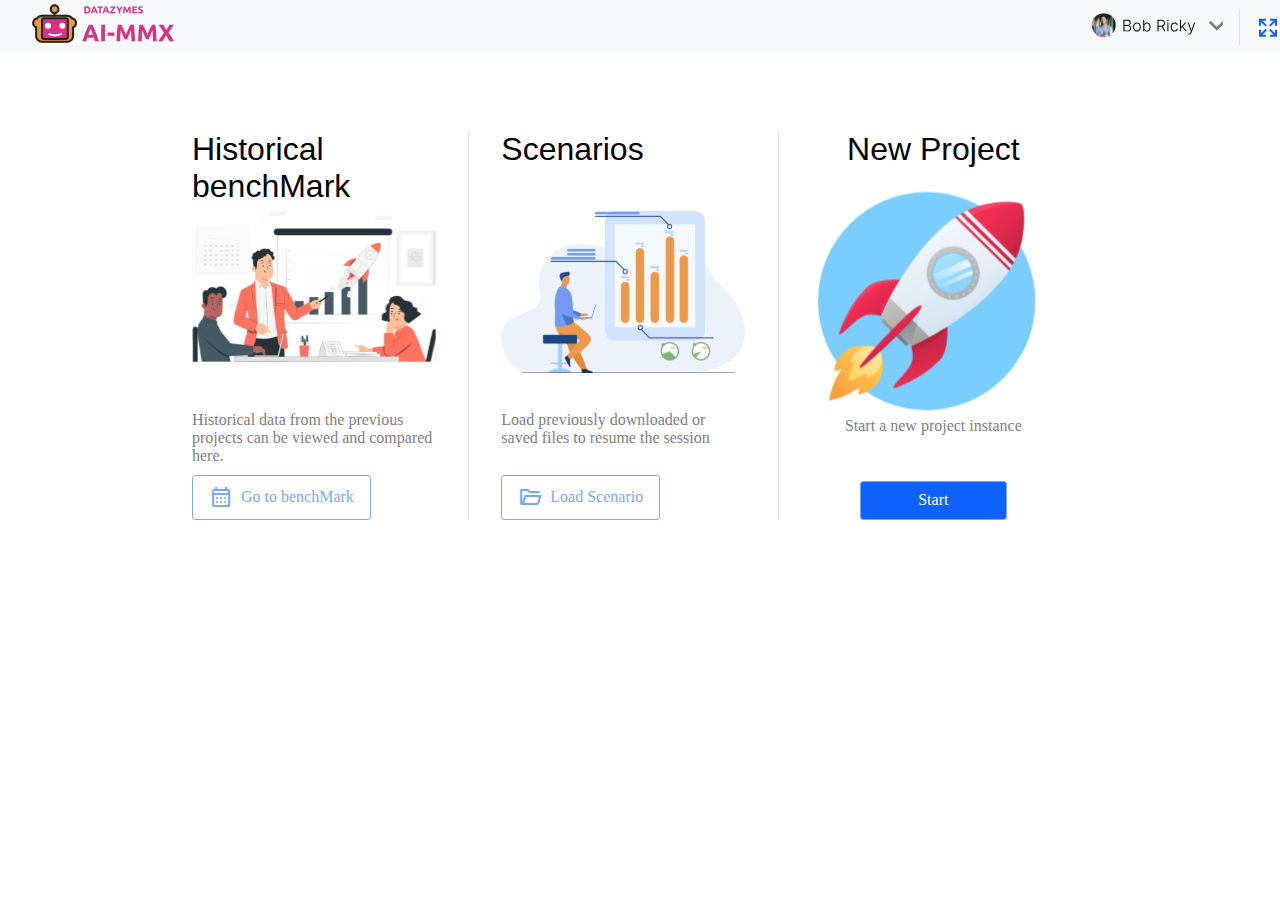
<file: index.html>
<!DOCTYPE html>
<html lang="en">
  <head>
    <meta charset="UTF-8" />
    <meta http-equiv="X-UA-Compatible" content="IE=edge" />
    <meta name="viewport" content="width=device-width, initial-scale=1.0" />
    <link rel="stylesheet" href="index.css" />
    <link
      rel="stylesheet"
      href="https://fonts.googleapis.com/css2?family=Material+Symbols+Outlined:opsz,wght,FILL,GRAD@48,400,0,0"
    />
    <title>Document</title>
  </head>
  <body>
    <div class="main-container">
      <div class="header">
        <div class="img-div">
          <img src="images/Group 15.svg" alt="Group 15" />
        </div>
        <div class="header-right">
          <div class="hr1">
            <img src="images/Group 16.svg" alt="Group 16" />
          </div>
          <img
            class="expandicon"
            src="images/mdi_arrow-expand-all.svg"
            alt=""
          />
        </div>
      </div>
      <div class="dfjc">
        <div class="nested-main">
          <div class="cards">
            <span class="card-heading"
              >Historical <br />
              benchMark</span
            >
            <img class="image" src="images/Group 17.svg" alt="Group 17" />
            <div>
              <span class="nested-text"
                >Historical data from the previous projects can be viewed and
                compared here.</span
              >
              <div class="card-btn">
                <div class="dfac">
                  <span class="material-symbols-outlined"> calendar_month </span
                  >&nbsp; Go to benchMark
                </div>
              </div>
            </div>
          </div>
          <div class="cards">
            <span class="card-heading">Scenarios</span>
            <img class="image" src="images/Group 18.svg" alt="Group 18" />
            <div>
              <span class="nested-text">
                Load previously downloaded or saved files to resume the session
              </span>
              <div class="card-btn">
                <div class="dfac">
                  <span class="material-symbols-outlined"> folder_open </span
                  >&nbsp; Load Scenario
                </div>
              </div>
            </div>
          </div>
          <div class="cards card3">
            <span class="card-heading" style="text-align: center"
              >New Project</span
            >
            <img class="image img3" src="images/image 3.svg" alt="image 3" />
            <div>
              <span class="nested-text tac">Start a new project instance</span>
              <div class="dfjc">
                <div class="card-btn start-btn tac">Start</div>
              </div>
            </div>
          </div>
        </div>
      </div>
    </div>
  </body>
</html>
</file>
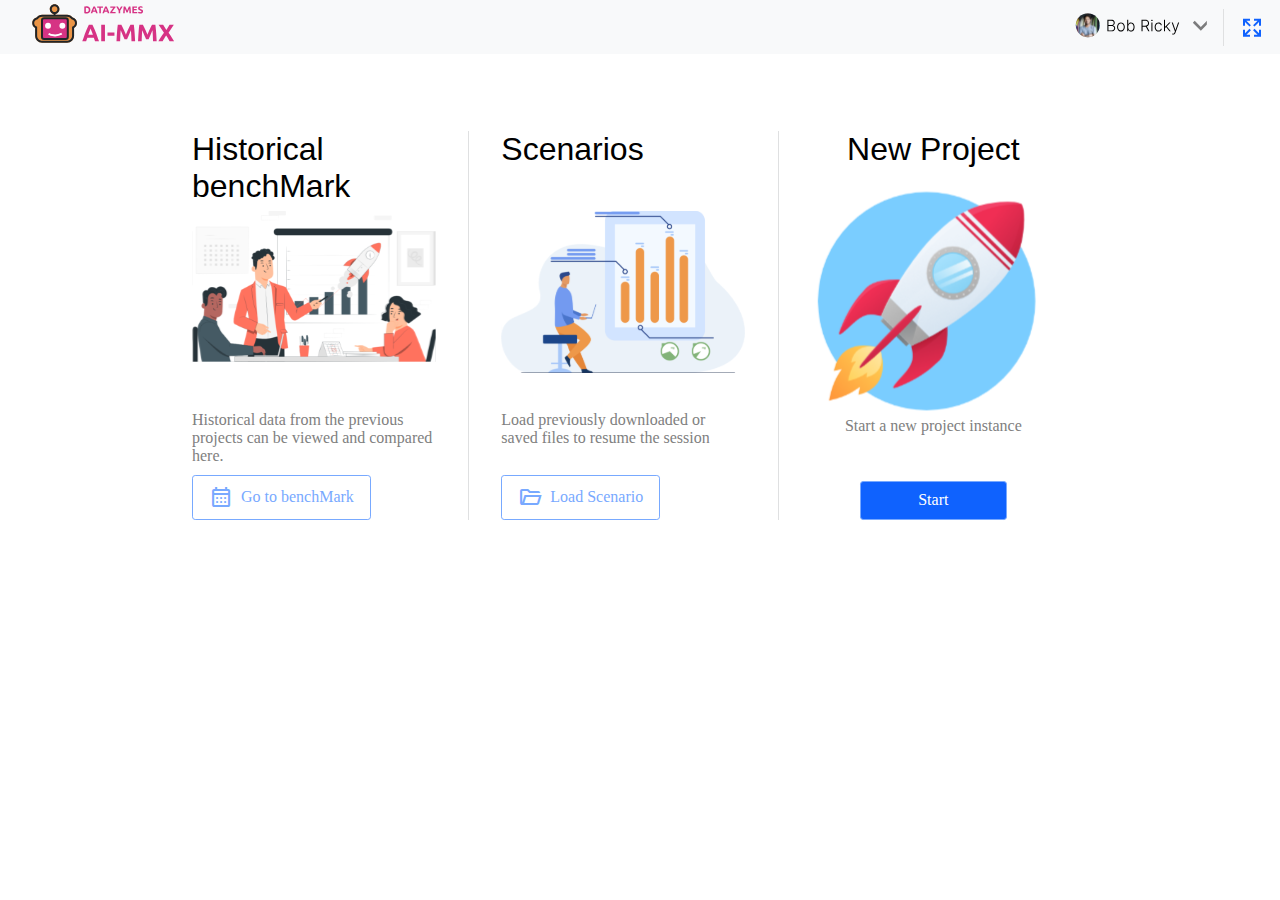
<file: frame17.html>
<!DOCTYPE html>
<html lang="en">
  <head>
    <meta charset="UTF-8" />
    <meta http-equiv="X-UA-Compatible" content="IE=edge" />
    <meta name="viewport" content="width=device-width, initial-scale=1.0" />
    <link rel="stylesheet" href="frame17.css" />
    <link
      rel="stylesheet"
      href="https://fonts.googleapis.com/css2?family=Material+Symbols+Outlined:opsz,wght,FILL,GRAD@48,400,0,0"
    />
    <title>Document</title>
  </head>
  <body>
    <div class="main-container">
      <div class="header">
        <div class="img-div">
          <img src="images/Group 15.svg" alt="Group 15" />
        </div>
        <div class="header-right">
          <div class="hr1">
            <img src="images/Group 16.svg" alt="Group 16" />
          </div>
          <img
            class="expandicon"
            src="images/mdi_arrow-expand-all.svg"
            alt=""
          />
        </div>
      </div>
      <div class="dfjc">
        <div class="nested-main">
          <div class="cards">
            <span class="card-heading"
              >Historical <br />
              benchMark</span
            >
            <img class="image" src="images/Group 17.svg" alt="Group 17" />
            <div>
              <span class="nested-text"
                >Historical data from the previous projects can be viewed and
                compared here.</span
              >
              <div class="card-btn">
                <div class="dfac">
                  <span class="material-symbols-outlined"> calendar_month </span
                  >&nbsp; Go to benchMark
                </div>
              </div>
            </div>
          </div>
          <div class="cards">
            <span class="card-heading">Scenarios</span>
            <img class="image" src="images/Group 18.svg" alt="Group 18" />
            <div>
              <span class="nested-text">
                Load previously downloaded or saved files to resume the session
              </span>
              <div class="card-btn">
                <div class="dfac">
                  <span class="material-symbols-outlined"> folder_open </span
                  >&nbsp; Load Scenario
                </div>
              </div>
            </div>
          </div>
          <div class="cards card3">
            <span class="card-heading" style="text-align: center"
              >New Project</span
            >
            <img class="image img3" src="images/image 3.svg" alt="image 3" />
            <div>
              <span class="nested-text tac">Start a new project instance</span>
              <div class="dfjc">
                <div class="card-btn start-btn tac">Start</div>
              </div>
            </div>
          </div>
        </div>
      </div>
    </div>
  </body>
</html>
</file>
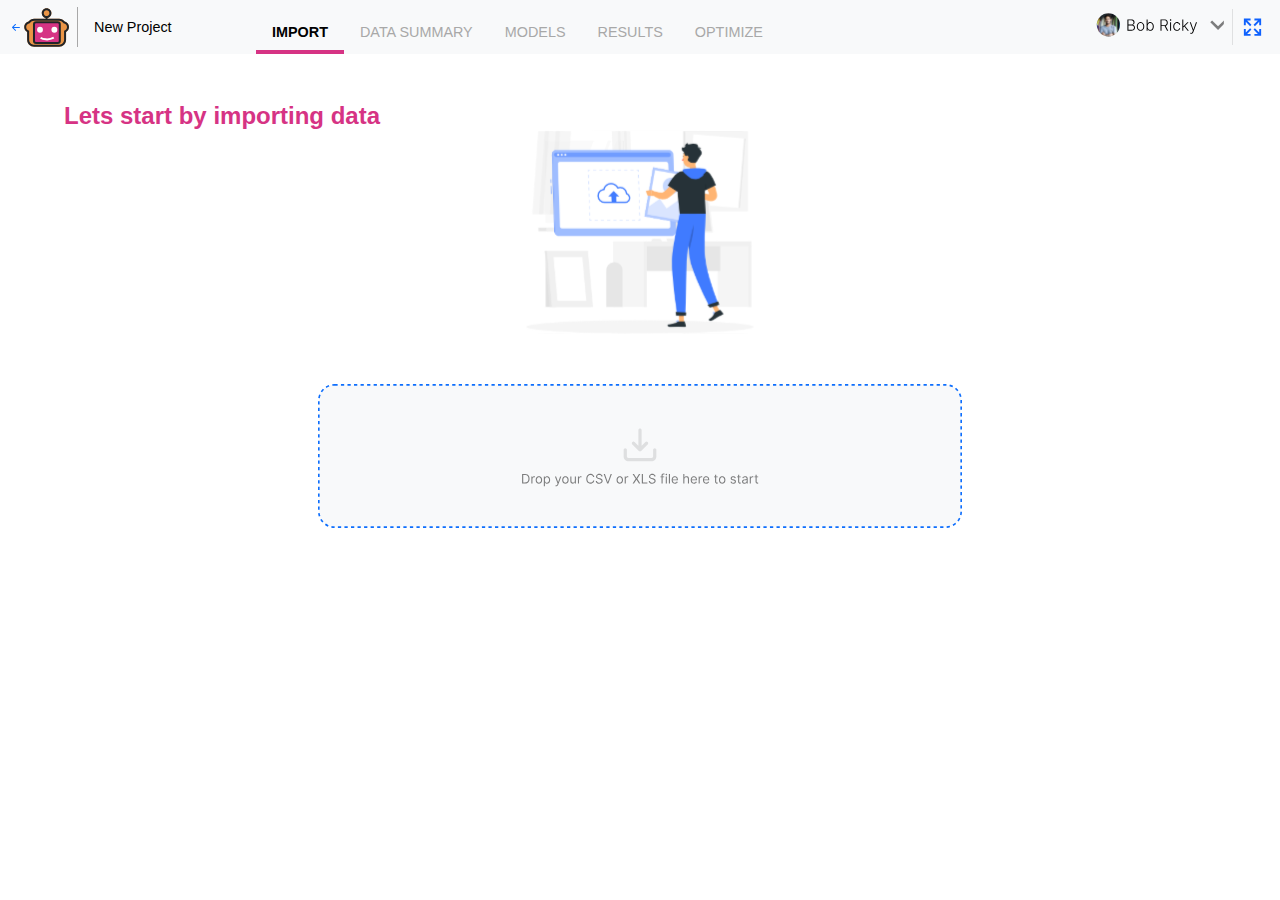
<file: frame18.html>
<!DOCTYPE html>
<html lang="en">
  <head>
    <meta charset="UTF-8" />
    <meta http-equiv="X-UA-Compatible" content="IE=edge" />
    <meta name="viewport" content="width=device-width, initial-scale=1.0" />
    <title>Frame 18</title>
    <link rel="stylesheet" href="frame18.css" />
  </head>
  <body>
    <div class="container">
      <div class="navbar">
        <div class="left-nav">
          <div class="icon-img">
            <div class="dfjcac">
              <img
                class="lftarrow"
                src="images/arrow-left-short.svg"
                alt="left arrow"
              />
            </div>
            <div class="dfjcac">
              <img class="tv" src="images/tv.svg" alt="tv" />
            </div>
          </div>
          <div class="dfjcac">
            <div class="np dfjcac">New Project</div>
          </div>
        </div>
        <div class="middle-nav">
          <div class="active mn-item">IMPORT</div>
          <div class="mn-item">DATA SUMMARY</div>
          <div class="mn-item">MODELS</div>
          <div class="mn-item">RESULTS</div>
          <div class="mn-item">OPTIMIZE</div>
        </div>
        <div class="dfjcac">
          <div class="hr1">
            <img class="hr1-img" src="images/Group 16.svg" alt="Group 16" />
          </div>
          <img
            class="expandicon"
            src="images/mdi_arrow-expand-all.svg"
            alt=""
          />
        </div>
      </div>
      <span class="heading">Lets start by importing data</span>
      <div class="main dfjc">
        <div class="image dfjc">
          <img class="img" src="images/image 4.svg" alt="" />
        </div>
        <div class="image">
          <img class="img" src="images/Frame 7.svg" alt="" />
        </div>
      </div>
    </div>
  </body>
</html>
</file>
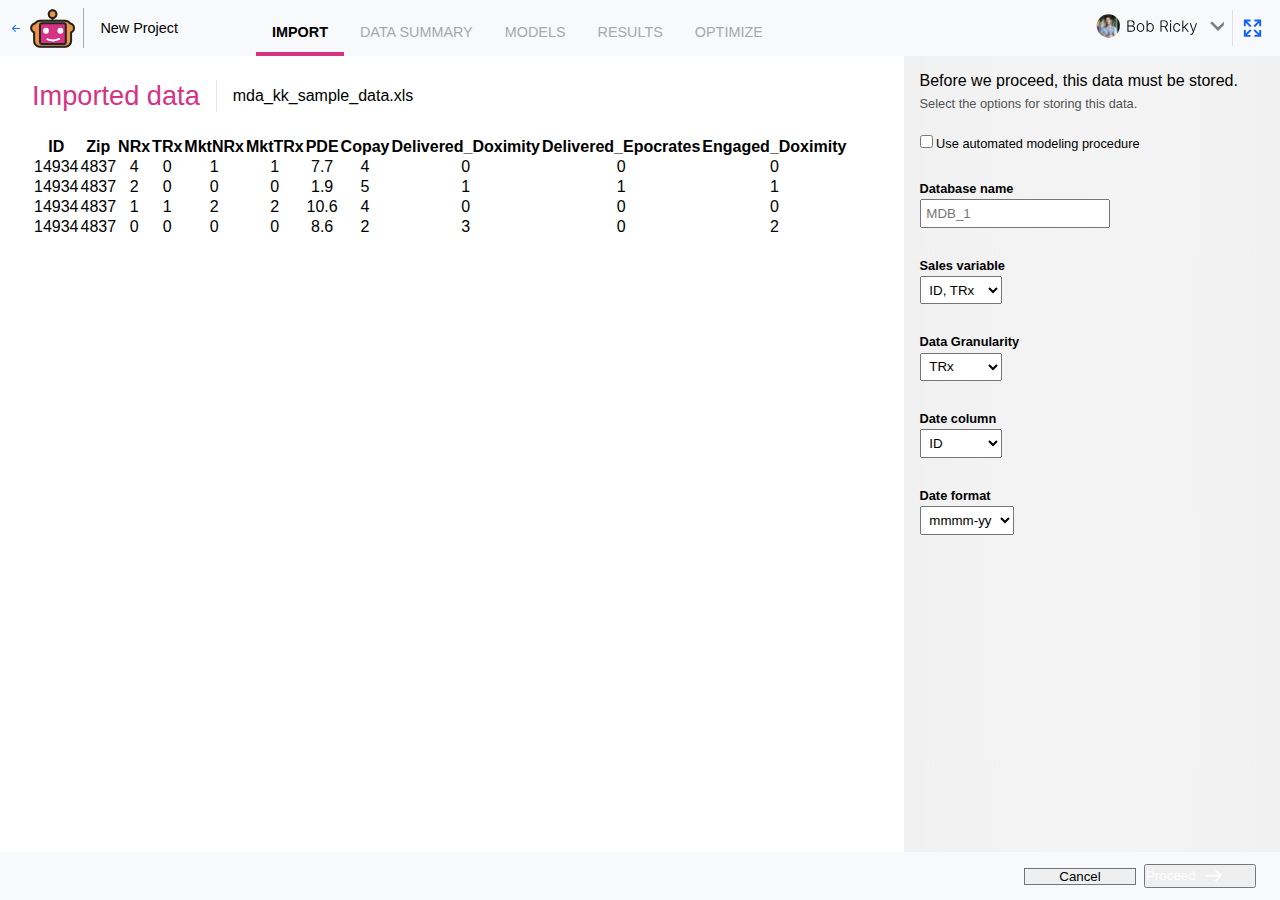
<file: frame19.html>
<!DOCTYPE html>
<html lang="en">
  <head>
    <meta charset="UTF-8" />
    <meta http-equiv="X-UA-Compatible" content="IE=edge" />
    <meta name="viewport" content="width=device-width, initial-scale=1.0" />
    <title>Document</title>
    <link rel="stylesheet" href="frame19.css" />
    <link rel="stylesheet" href="https://fonts.googleapis.com/css2?family=Material+Symbols+Outlined:opsz,wght,FILL,GRAD@48,400,0,0" />
    <link rel="stylesheet" type="text/css" href="https://cdn.datatables.net/1.13.2/css/dataTables.bootstrap5.min.css">
  
   
    
    <link href="https://cdn.jsdelivr.net/npm/bootstrap@5.3.0-alpha1/dist/css/bootstrap.min.css" rel="stylesheet" integrity="sha384-GLhlTQ8iRABdZLl6O3oVMWSktQOp6b7In1Zl3/Jr59b6EGGoI1aFkw7cmDA6j6gD" crossorigin="anonymous">
    <script src="https://cdn.jsdelivr.net/npm/bootstrap@5.3.0-alpha1/dist/js/bootstrap.bundle.min.js" integrity="sha384-w76AqPfDkMBDXo30jS1Sgez6pr3x5MlQ1ZAGC+nuZB+EYdgRZgiwxhTBTkF7CXvN" crossorigin="anonymous"></script>
    <script
    src="https://code.jquery.com/jquery-3.6.3.slim.min.js"
    integrity="sha256-ZwqZIVdD3iXNyGHbSYdsmWP//UBokj2FHAxKuSBKDSo="
    crossorigin="anonymous"></script>
    <style>


    </style>

  </head>
  <body>
    <div class="cont">
      <div class="mmx-navbar">
        <div class="left-nav">
          <div class="icon-img">
            <div class="dfjcac mr0_4">
              <img
                class="lftarrow"
                src="images/arrow-left-short.svg"
                alt="left arrow"
              />
            </div>
            <div class="dfjcac">
              <img class="tv" src="images/tv.svg" alt="tv" />
            </div>
          </div>
          <div class="dfjcac">
            <div class="np dfjcac">New Project</div>
          </div>
        </div>
        <div class="middle-nav">
          <div class="active mn-item">IMPORT</div>
          <div class="mn-item">DATA SUMMARY</div>
          <div class="mn-item">MODELS</div>
          <div class="mn-item">RESULTS</div>
          <div class="mn-item">OPTIMIZE</div>
        </div>
        <div class="dfjcac">
          <div class="hr1">
            <img class="hr1-img" src="images/Group 16.svg" alt="Group 16" />
          </div>
          <img
            class="expandicon"
            src="images/mdi_arrow-expand-all.svg"
            alt=""
          />
        </div>
      </div>
      <div class="main">
        <div class="left">
            <div class="dfac"><span class="lheading">Imported data</span><span class="uploadfile">mda_kk_sample_data.xls</span><span class="material-symbols-outlined">
                delete
                </span>
              </div>
        <div id="collap" class="tablediv">
          <table data-searching="false" data-length-change="false" id="example" class="table table-striped" style="width:100%">
            <thead>
              <tr>
                  <th>ID</th>
                  <th>Zip</th>
                  <th>NRx</th>
                  <th>TRx</th>
                  <th>MktNRx</th>
                  <th>MktTRx</th>
                  <th>PDE</th>
                  <th>Copay</th>
                  <th>Delivered_Doximity</th>
                  <th>Delivered_Epocrates</th>
                  <th>Engaged_Doximity</th>
              </tr>
          </thead>
            <tbody>
              <tr>
                <td>14934</td>
                <td>4837</td>
                <td>4</td>
                <td>0</td>
                <td>1</td>
                <td>1</td>
                <td>7.7</td>
                <td>4</td>
                <td>0</td>
                <td>0</td>
                <td>0</td>
            </tr>
            <tr>
              <td>14934</td>
              <td>4837</td>
              <td>2</td>
              <td>0</td>
              <td>0</td>
              <td>0</td>
              <td>1.9</td>
              <td>5</td>
              <td>1</td>
              <td>1</td>
              <td>1</td>
            </tr>
            <tr>
              <td>14934</td>
              <td>4837</td>
              <td>1</td>
              <td>1</td>
              <td>2</td>
              <td>2</td>
              <td>10.6</td>
              <td>4</td>
              <td>0</td>
              <td>0</td>
              <td>0</td>
            </tr>
            <tr>
              <td>14934</td>
              <td>4837</td>
              <td>0</td>
              <td>0</td>
              <td>0</td>
              <td>0</td>
              <td>8.6</td>
              <td>2</td>
              <td>3</td>
              <td>0</td>
              <td>2</td>
            </tr>
            </tbody>
        </table>
       
        </div>
        
          
        </div>
        <div class="right">
          <div>
            Before we proceed, this data must be stored.
            <span class="font0_8">Select the options for storing this data.</span>

            <div class="font0_8n"><input type="checkbox">
                <span>Use automated modeling procedure</span>
            </div>
          </div>
          <div class="form-item">
            <span class="fi-heading">Database name</span>
            <input type="text" class="form-control" placeholder="MDB_1" aria-label="MDB_1" aria-describedby="basic-addon1">

          </div>
          <div class="form-item">
            <span class="fi-heading">Sales variable</span>
            <select class="form-select" aria-label="Default select example">
              <option selected>ID, TRx</option>
              <option value="option1">Option 1</option>
              <option value="option2">Option 2</option>
              <option value="option3">Option 3</option>
            </select>
          </div>
          <div class="form-item">
            <span class="fi-heading">Data Granularity</span>
            <select class="form-select" aria-label="Default select example">
              <option selected>TRx</option>
              <option value="option1">Option 1</option>
              <option value="option2">Option 2</option>
              <option value="option3">Option 3</option>
            </select>
          </div>
          <div class="form-item">
            <span class="fi-heading">Date column</span>
            <select class="form-select" aria-label="Default select example">
              <option selected>ID</option>
              <option value="option1">Option 1</option>
              <option value="option2">Option 2</option>
              <option value="option3">Option 3</option>
            </select>
          </div>
          <div class="form-item">
            <span class="fi-heading">Date format</span>
            <select class="form-select" aria-label="Default select example">
              <option selected>mmmm-yy</option>
              <option value="option1">Option 1</option>
              <option value="option2">Option 2</option>
              <option value="option3">Option 3</option>
            </select>
          </div>
        </div>
      </div>
      <div class="footer">
        <div></div>
        <div class="rt-footer">
          <button type="button" class="width7rem btn btn-light">Cancel</button>
            <button type="button" class="width7rem btn dfac btn-primary">Proceed<span class="material-symbols-outlined">
east
</span></button>
        </div>
      </div>
      </div>
    </div>
    <script type="text/javascript" src="https://cdn.datatables.net/1.11.4/js/jquery.dataTables.min.js"></script>
    <script type="text/javascript">
     $(document).ready(function() {
  $('#example').DataTable();
});

    </script>
  </body>
</html>
</file>
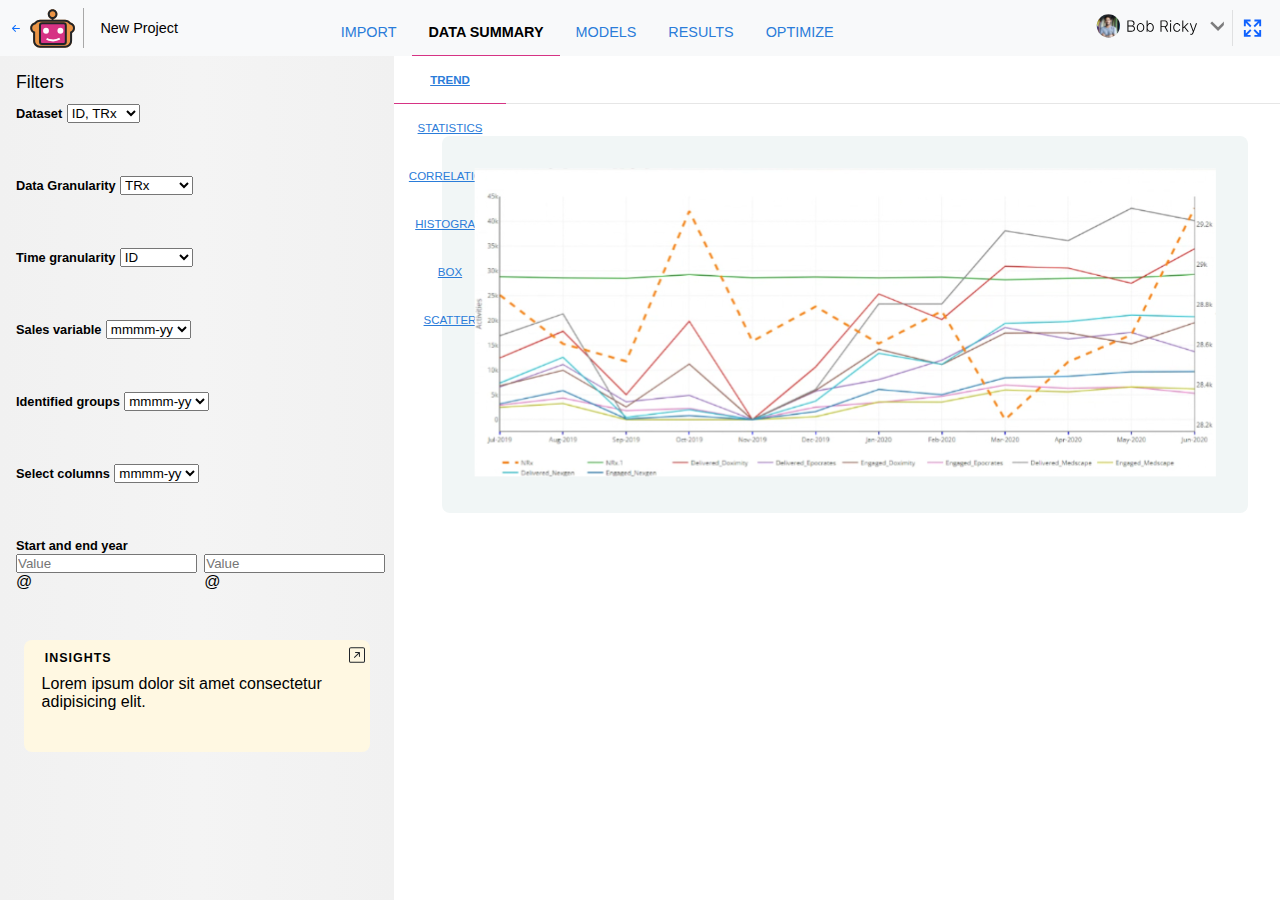
<file: frame20.html>
<!DOCTYPE html>
<html lang="en">
  <head>
    <meta charset="UTF-8" />
    <meta http-equiv="X-UA-Compatible" content="IE=edge" />
    <meta name="viewport" content="width=device-width, initial-scale=1.0" />
    <title>Document</title>
    <link rel="stylesheet" href="frame20.css" />
    <link rel="stylesheet" href="https://fonts.googleapis.com/css2?family=Material+Symbols+Outlined:opsz,wght,FILL,GRAD@48,400,0,0" />
    
    <link href="https://cdn.jsdelivr.net/npm/bootstrap@5.3.0-alpha1/dist/css/bootstrap.min.css" rel="stylesheet" integrity="sha384-GLhlTQ8iRABdZLl6O3oVMWSktQOp6b7In1Zl3/Jr59b6EGGoI1aFkw7cmDA6j6gD" crossorigin="anonymous">
    <script src="https://cdn.jsdelivr.net/npm/bootstrap@5.3.0-alpha1/dist/js/bootstrap.bundle.min.js" integrity="sha384-w76AqPfDkMBDXo30jS1Sgez6pr3x5MlQ1ZAGC+nuZB+EYdgRZgiwxhTBTkF7CXvN" crossorigin="anonymous"></script>
    <script
    src="https://code.jquery.com/jquery-3.6.3.slim.min.js"
    integrity="sha256-ZwqZIVdD3iXNyGHbSYdsmWP//UBokj2FHAxKuSBKDSo="
    crossorigin="anonymous"></script>

  </head>
  <body>
    <div class="cont">
      <div class="mmx-navbar">
        <div class="left-nav">
          <div class="icon-img">
            <div class="dfjcac mr0_4">
              <img
                class="lftarrow"
                src="images/arrow-left-short.svg"
                alt="left arrow"
              />
            </div>
            <div class="dfjcac">
              <img class="tv" src="images/tv.svg" alt="tv" />
            </div>
          </div>
          <div class="dfjcac">
            <div class="np dfjcac">New Project</div>
          </div>
        </div>
        <div class="middle-nav">
          <div class="mn-item">IMPORT</div>
          <div class="active mn-item">DATA SUMMARY</div>
          <div class="mn-item">MODELS</div>
          <div class="mn-item">RESULTS</div>
          <div class="mn-item">OPTIMIZE</div>
        </div>
        <div class="dfjcac">
          <div class="hr1">
            <img class="hr1-img" src="images/Group 16.svg" alt="Group 16" />
          </div>
          <img
            class="expandicon"
            src="images/mdi_arrow-expand-all.svg"
            alt=""
          />
        </div>
      </div>
      <div class="main">
        <div class="left">
          <div>
            <span class="txt-styling">Filters</span>
          </div>
          <div class="form-item">
            <span class="fi-heading">Dataset</span>
            <select class="form-select" aria-label="Default select example">
              <option selected>ID, TRx</option>
              <option value="option1">Option 1</option>
              <option value="option2">Option 2</option>
              <option value="option3">Option 3</option>
            </select>
          </div>
          <div class="form-item">
            <span class="fi-heading">Data Granularity</span>
            <select class="form-select" aria-label="Default select example">
              <option selected>TRx</option>
              <option value="option1">Option 1</option>
              <option value="option2">Option 2</option>
              <option value="option3">Option 3</option>
            </select>
          </div>
          <div class="form-item">
            <span class="fi-heading">Time granularity</span>
            <select class="form-select" aria-label="Default select example">
              <option selected>ID</option>
              <option value="option1">Option 1</option>
              <option value="option2">Option 2</option>
              <option value="option3">Option 3</option>
            </select>
          </div>
          <div class="form-item">
            <span class="fi-heading">Sales variable</span>
            <select class="form-select" aria-label="Default select example">
              <option selected>mmmm-yy</option>
              <option value="option1">Option 1</option>
              <option value="option2">Option 2</option>
              <option value="option3">Option 3</option>
            </select>
          </div>
          <div class="form-item">
            <span class="fi-heading">Identified groups</span>
            <select class="form-select" aria-label="Default select example">
              <option selected>mmmm-yy</option>
              <option value="option1">Option 1</option>
              <option value="option2">Option 2</option>
              <option value="option3">Option 3</option>
            </select>
          </div>
          <div class="form-item">
            <span class="fi-heading">Select columns</span>
            <select class="form-select" aria-label="Default select example">
              <option selected>mmmm-yy</option>
              <option value="option1">Option 1</option>
              <option value="option2">Option 2</option>
              <option value="option3">Option 3</option>
            </select>
          </div>
          <div class="form-item">
            <span class="fi-heading">Start and end year</span>
            <div class="strt-end-year">
            <span class="input-group">
                <input type="text" class="form-control" placeholder="Value" aria-label="Value" aria-describedby="basic-addon1">
                <span class="input-group-text" id="basic-addon1">@</span>  
            </span>
              <span class="input-group">
                  <input type="text" class="form-control" placeholder="Value" aria-label="Value" aria-describedby="basic-addon1">
                
                  <span class="input-group-text" id="basic-addon1">@</span>
                </span>
            </div>
          </div>
          <div id="insight-box">
          <div id="last-form-item">
            <div class="dfjsb">
            <span id="insights">INSIGHTS</span>
            <img id="arrow" src="images/arrow-up-right-square.svg" alt="" ></div>
            <span id="insights2"> Lorem ipsum dolor sit amet consectetur adipisicing elit.</span>
          </div>
          <div>
            
          </div>
        </div>
        </div>
        <div class="right">
            <nav class="navbar navbar-expand-sm bg-white">
                <div class="container-fluid">
                  <div class="collapse navbar-collapse" id="navbarNavAltMarkup">
                    <div class="navbar-nav">
                      <a class="nav-link active" aria-current="page" href="#">TREND</a>
                      <a class="nav-link" href="#">STATISTICS</a>
                      <a class="nav-link" href="#">CORRELATION</a>
                      <a class="nav-link" href="#">HISTOGRAM</a>
                      <a class="nav-link" href="#">BOX</a>
                      <a class="nav-link" href="#">SCATTER</a>
                    </div>
                  </div>
                </div>
              </nav>
            <div class="right-main">
                <div class="right-img-background">
                <img class="image" src="images/image 5.svg" alt="">
            </div>
            </div>
        </div>
      </div>
      </div>
    </div>
    <script type="text/javascript" src="https://cdn.datatables.net/1.11.4/js/jquery.dataTables.min.js"></script>
  
    <script>
      const arrowImg = document.querySelector('#arrow');
      arrowImg.addEventListener('click', function() {
        const myDiv = document.querySelector("#last-form-item");
    myDiv.classList.toggle("expanded");
});
    </script>
  </body>
</html>
</file>
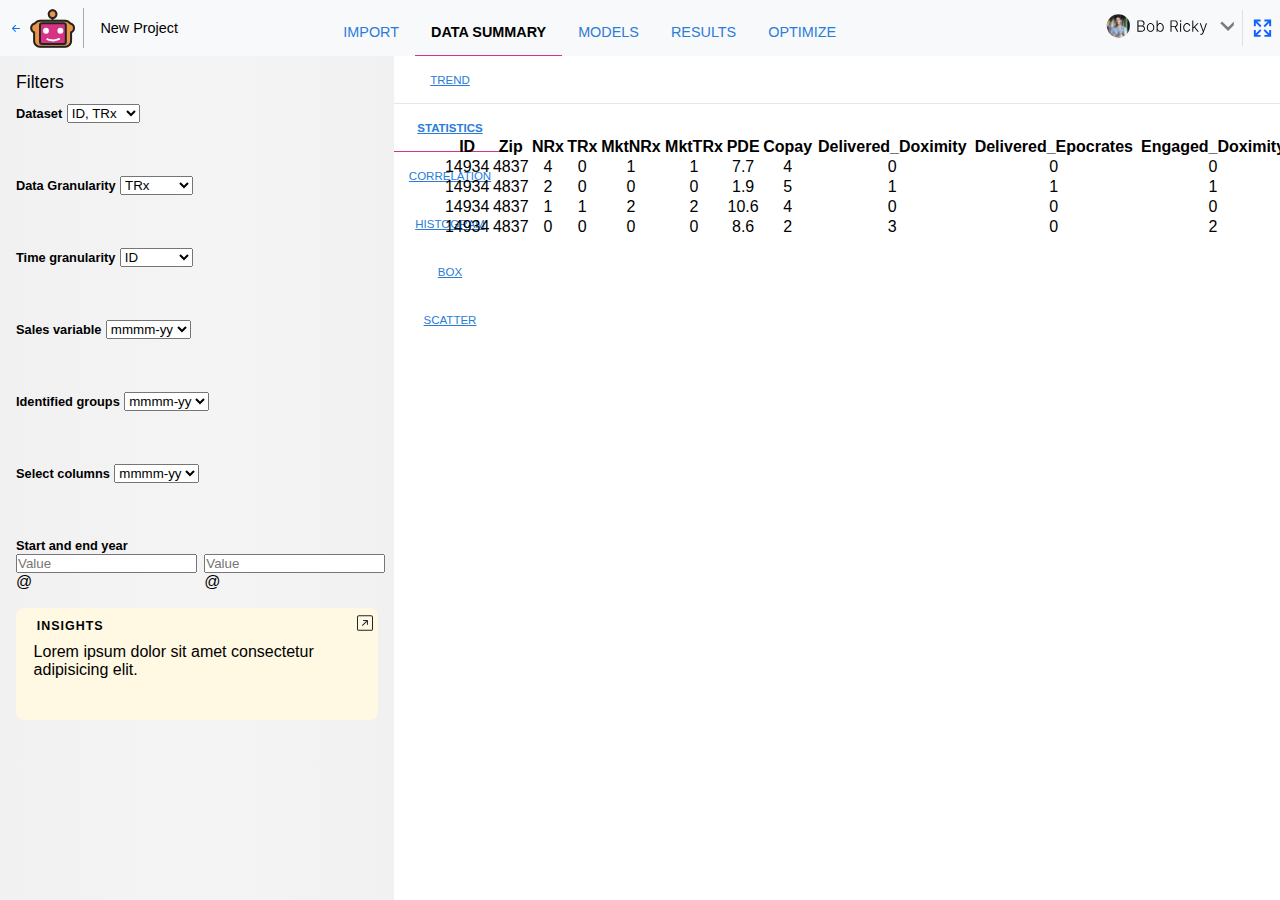
<file: frame21.html>
<!DOCTYPE html>
<html lang="en">
  <head>
    <meta charset="UTF-8" />
    <meta http-equiv="X-UA-Compatible" content="IE=edge" />
    <meta name="viewport" content="width=device-width, initial-scale=1.0" />
    <title>Document</title>
    <link rel="stylesheet" href="frame21.css" />
    <link rel="stylesheet" href="https://fonts.googleapis.com/css2?family=Material+Symbols+Outlined:opsz,wght,FILL,GRAD@48,400,0,0" />
    <link rel="stylesheet" type="text/css" href="https://cdn.datatables.net/1.13.2/css/dataTables.bootstrap5.min.css">
  
    <link href="https://cdn.jsdelivr.net/npm/bootstrap@5.3.0-alpha1/dist/css/bootstrap.min.css" rel="stylesheet" integrity="sha384-GLhlTQ8iRABdZLl6O3oVMWSktQOp6b7In1Zl3/Jr59b6EGGoI1aFkw7cmDA6j6gD" crossorigin="anonymous">
    <script src="https://cdn.jsdelivr.net/npm/bootstrap@5.3.0-alpha1/dist/js/bootstrap.bundle.min.js" integrity="sha384-w76AqPfDkMBDXo30jS1Sgez6pr3x5MlQ1ZAGC+nuZB+EYdgRZgiwxhTBTkF7CXvN" crossorigin="anonymous"></script>
    <script
    src="https://code.jquery.com/jquery-3.6.3.slim.min.js"
    integrity="sha256-ZwqZIVdD3iXNyGHbSYdsmWP//UBokj2FHAxKuSBKDSo="
    crossorigin="anonymous"></script>

  </head>
  <body>
    <div class="cont">
      <div class="mmx-navbar">
        <div class="left-nav">
          <div class="icon-img">
            <div class="dfjcac mr0_4">
              <img
                class="lftarrow"
                src="images/arrow-left-short.svg"
                alt="left arrow"
              />
            </div>
            <div class="dfjcac">
              <img class="tv" src="images/tv.svg" alt="tv" />
            </div>
          </div>
          <div class="dfjcac">
            <div class="np dfjcac">New Project</div>
          </div>
        </div>
        <div class="middle-nav">
          <div class="mn-item">IMPORT</div>
          <div class="active mn-item">DATA SUMMARY</div>
          <div class="mn-item">MODELS</div>
          <div class="mn-item">RESULTS</div>
          <div class="mn-item">OPTIMIZE</div>
        </div>
        <div class="dfjcac">
          <div class="hr1">
            <img class="hr1-img" src="images/Group 16.svg" alt="Group 16" />
          </div>
          <img
            class="expandicon"
            src="images/mdi_arrow-expand-all.svg"
            alt=""
          />
        </div>
      </div>
      <div class="main">
        <div class="left">
          <div>
            <span class="txt-styling">Filters</span>
          </div>
          <div class="form-item">
            <span class="fi-heading">Dataset</span>
            <select class="form-select" aria-label="Default select example">
              <option selected>ID, TRx</option>
              <option value="option1">Option 1</option>
              <option value="option2">Option 2</option>
              <option value="option3">Option 3</option>
            </select>
          </div>
          <div class="form-item">
            <span class="fi-heading">Data Granularity</span>
            <select class="form-select" aria-label="Default select example">
              <option selected>TRx</option>
              <option value="option1">Option 1</option>
              <option value="option2">Option 2</option>
              <option value="option3">Option 3</option>
            </select>
          </div>
          <div class="form-item">
            <span class="fi-heading">Time granularity</span>
            <select class="form-select" aria-label="Default select example">
              <option selected>ID</option>
              <option value="option1">Option 1</option>
              <option value="option2">Option 2</option>
              <option value="option3">Option 3</option>
            </select>
          </div>
          <div class="form-item">
            <span class="fi-heading">Sales variable</span>
            <select class="form-select" aria-label="Default select example">
              <option selected>mmmm-yy</option>
              <option value="option1">Option 1</option>
              <option value="option2">Option 2</option>
              <option value="option3">Option 3</option>
            </select>
          </div>
          <div class="form-item">
            <span class="fi-heading">Identified groups</span>
            <select class="form-select" aria-label="Default select example">
              <option selected>mmmm-yy</option>
              <option value="option1">Option 1</option>
              <option value="option2">Option 2</option>
              <option value="option3">Option 3</option>
            </select>
          </div>
          <div class="form-item">
            <span class="fi-heading">Select columns</span>
            <select class="form-select" aria-label="Default select example">
              <option selected>mmmm-yy</option>
              <option value="option1">Option 1</option>
              <option value="option2">Option 2</option>
              <option value="option3">Option 3</option>
            </select>
          </div>
          <div class="form-item">
            <span class="fi-heading">Start and end year</span>
            <div class="strt-end-year">
            <span class="input-group">
                <input type="text" class="form-control" placeholder="Value" aria-label="Value" aria-describedby="basic-addon1">
                <span class="input-group-text" id="basic-addon1">@</span>  
            </span>
              <span class="input-group">
                  <input type="text" class="form-control" placeholder="Value" aria-label="Value" aria-describedby="basic-addon1">
                
                  <span class="input-group-text" id="basic-addon1">@</span>
                </span>
            </div>
          </div>
          <div id="last-form-item">
            <div class="dfjsb">
            <span id="insights">INSIGHTS</span>
            <img id="arrow" src="images/arrow-up-right-square.svg" alt="" ></div>
            <span id="insights2"> Lorem ipsum dolor sit amet consectetur adipisicing elit.</span>
          </div>
        </div>
        <div class="right">
            <nav class="navbar navbar-expand-sm bg-white">
                <div class="container-fluid">
                  <div class="collapse navbar-collapse" id="navbarNavAltMarkup">
                    <div class="navbar-nav">
                      <a class="nav-link " aria-current="page" href="#">TREND</a>
                      <a class="nav-link active" href="#">STATISTICS</a>
                      <a class="nav-link" href="#">CORRELATION</a>
                      <a class="nav-link" href="#">HISTOGRAM</a>
                      <a class="nav-link" href="#">BOX</a>
                      <a class="nav-link" href="#">SCATTER</a>
                    </div>
                  </div>
                </div>
              </nav>
        <div id="tablediv" class="tac">
          <table data-searching="false" data-length-change="false" id="example" class="table table-striped" style="width:100%">
            <thead>
              <tr>
                  <th>ID</th>
                  <th>Zip</th>
                  <th>NRx</th>
                  <th>TRx</th>
                  <th>MktNRx</th>
                  <th>MktTRx</th>
                  <th>PDE</th>
                  <th>Copay</th>
                  <th>Delivered_Doximity</th>
                  <th>Delivered_Epocrates</th>
                  <th>Engaged_Doximity</th>
              </tr>
          </thead>
            <tbody>
              <tr>
                <td>14934</td>
                <td>4837</td>
                <td>4</td>
                <td>0</td>
                <td>1</td>
                <td>1</td>
                <td>7.7</td>
                <td>4</td>
                <td>0</td>
                <td>0</td>
                <td>0</td>
            </tr>
            <tr>
              <td>14934</td>
              <td>4837</td>
              <td>2</td>
              <td>0</td>
              <td>0</td>
              <td>0</td>
              <td>1.9</td>
              <td>5</td>
              <td>1</td>
              <td>1</td>
              <td>1</td>
            </tr>
            <tr>
              <td>14934</td>
              <td>4837</td>
              <td>1</td>
              <td>1</td>
              <td>2</td>
              <td>2</td>
              <td>10.6</td>
              <td>4</td>
              <td>0</td>
              <td>0</td>
              <td>0</td>
            </tr>
            <tr>
              <td>14934</td>
              <td>4837</td>
              <td>0</td>
              <td>0</td>
              <td>0</td>
              <td>0</td>
              <td>8.6</td>
              <td>2</td>
              <td>3</td>
              <td>0</td>
              <td>2</td>
            </tr>
            </tbody>
        </table>
       
        </div>
        </div>
      </div>
      </div>
    </div>
    <script type="text/javascript" src="https://cdn.datatables.net/1.11.4/js/jquery.dataTables.min.js"></script>
    <script type="text/javascript">
      $(document).ready(function() {
   $('#example').DataTable();
 });
     </script>
      <script>
        const arrowImg = document.querySelector('#arrow');
        arrowImg.addEventListener('click', function() {
          const myDiv = document.querySelector("#last-form-item");
      myDiv.classList.toggle("expanded");
  });
      </script>
  </body>
</html>
</file>
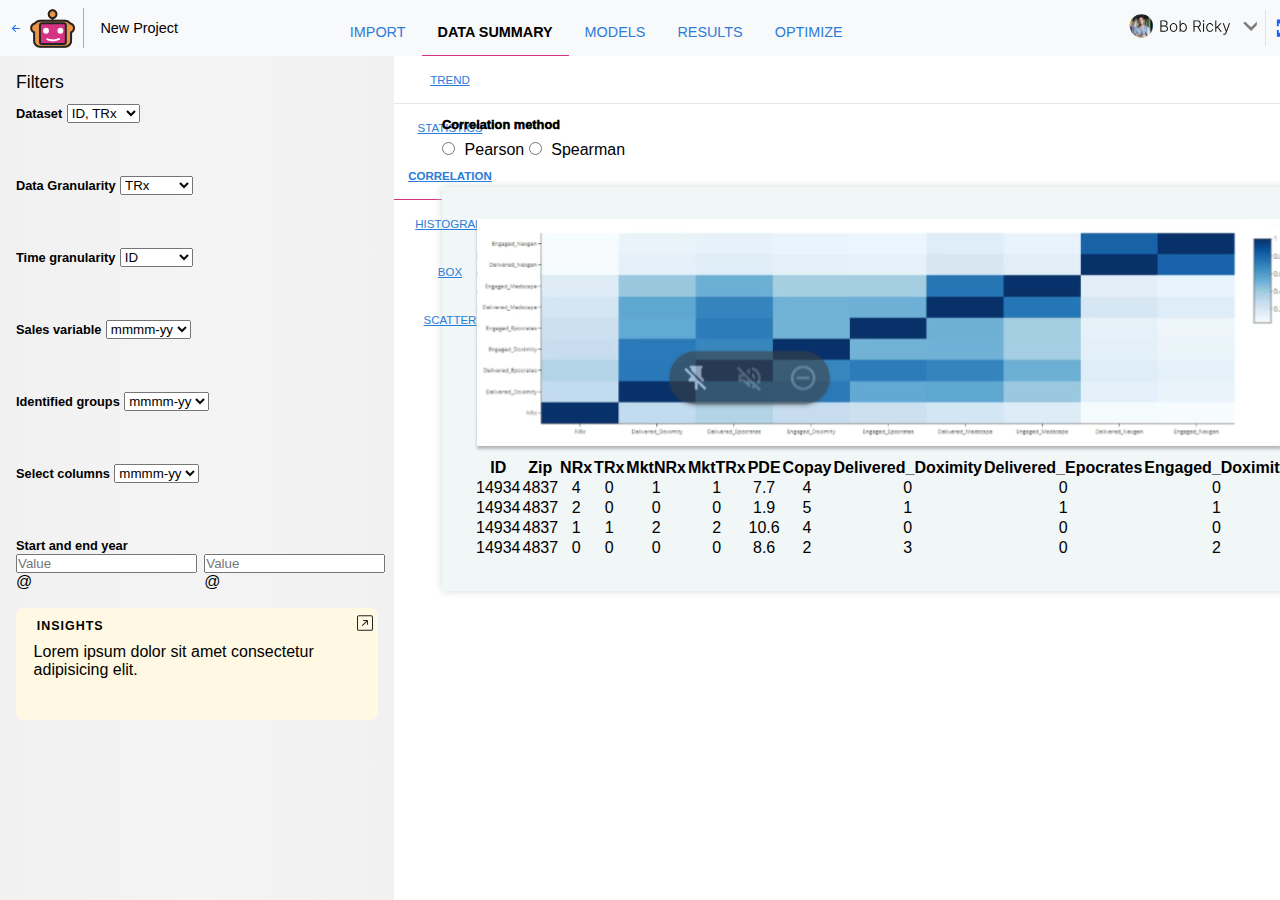
<file: frame22.html>
<!DOCTYPE html>
<html lang="en">
  <head>
    <meta charset="UTF-8" />
    <meta http-equiv="X-UA-Compatible" content="IE=edge" />
    <meta name="viewport" content="width=device-width, initial-scale=1.0" />
    <title>Document</title>
    <link rel="stylesheet" href="frame22.css" />
    <link rel="stylesheet" href="https://fonts.googleapis.com/css2?family=Material+Symbols+Outlined:opsz,wght,FILL,GRAD@48,400,0,0" />
    <link rel="stylesheet" type="text/css" href="https://cdn.datatables.net/1.13.2/css/dataTables.bootstrap5.min.css">
  
    <link href="https://cdn.jsdelivr.net/npm/bootstrap@5.3.0-alpha1/dist/css/bootstrap.min.css" rel="stylesheet" integrity="sha384-GLhlTQ8iRABdZLl6O3oVMWSktQOp6b7In1Zl3/Jr59b6EGGoI1aFkw7cmDA6j6gD" crossorigin="anonymous">
    <script src="https://cdn.jsdelivr.net/npm/bootstrap@5.3.0-alpha1/dist/js/bootstrap.bundle.min.js" integrity="sha384-w76AqPfDkMBDXo30jS1Sgez6pr3x5MlQ1ZAGC+nuZB+EYdgRZgiwxhTBTkF7CXvN" crossorigin="anonymous"></script>
    <script
    src="https://code.jquery.com/jquery-3.6.3.slim.min.js"
    integrity="sha256-ZwqZIVdD3iXNyGHbSYdsmWP//UBokj2FHAxKuSBKDSo="
    crossorigin="anonymous"></script>

  </head>
  <body>
    <div class="cont">
      <div class="mmx-navbar">
        <div class="left-nav">
          <div class="icon-img">
            <div class="dfjcac mr0_4">
              <img
                class="lftarrow"
                src="images/arrow-left-short.svg"
                alt="left arrow"
              />
            </div>
            <div class="dfjcac">
              <img class="tv" src="images/tv.svg" alt="tv" />
            </div>
          </div>
          <div class="dfjcac">
            <div class="np dfjcac">New Project</div>
          </div>
        </div>
        <div class="middle-nav">
          <div class="mn-item">IMPORT</div>
          <div class="active mn-item">DATA SUMMARY</div>
          <div class="mn-item">MODELS</div>
          <div class="mn-item">RESULTS</div>
          <div class="mn-item">OPTIMIZE</div>
        </div>
        <div class="dfjcac">
          <div class="hr1">
            <img class="hr1-img" src="images/Group 16.svg" alt="Group 16" />
          </div>
          <img
            class="expandicon"
            src="images/mdi_arrow-expand-all.svg"
            alt=""
          />
        </div>
      </div>
      <div class="main">
        <div class="left">
          <div>
            <span class="txt-styling">Filters</span>
          </div>
          <div class="form-item">
            <span class="fi-heading">Dataset</span>
            <select class="form-select" aria-label="Default select example">
              <option selected>ID, TRx</option>
              <option value="option1">Option 1</option>
              <option value="option2">Option 2</option>
              <option value="option3">Option 3</option>
            </select>
          </div>
          <div class="form-item">
            <span class="fi-heading">Data Granularity</span>
            <select class="form-select" aria-label="Default select example">
              <option selected>TRx</option>
              <option value="option1">Option 1</option>
              <option value="option2">Option 2</option>
              <option value="option3">Option 3</option>
            </select>
          </div>
          <div class="form-item">
            <span class="fi-heading">Time granularity</span>
            <select class="form-select" aria-label="Default select example">
              <option selected>ID</option>
              <option value="option1">Option 1</option>
              <option value="option2">Option 2</option>
              <option value="option3">Option 3</option>
            </select>
          </div>
          <div class="form-item">
            <span class="fi-heading">Sales variable</span>
            <select class="form-select" aria-label="Default select example">
              <option selected>mmmm-yy</option>
              <option value="option1">Option 1</option>
              <option value="option2">Option 2</option>
              <option value="option3">Option 3</option>
            </select>
          </div>
          <div class="form-item">
            <span class="fi-heading">Identified groups</span>
            <select class="form-select" aria-label="Default select example">
              <option selected>mmmm-yy</option>
              <option value="option1">Option 1</option>
              <option value="option2">Option 2</option>
              <option value="option3">Option 3</option>
            </select>
          </div>
          <div class="form-item">
            <span class="fi-heading">Select columns</span>
            <select class="form-select" aria-label="Default select example">
              <option selected>mmmm-yy</option>
              <option value="option1">Option 1</option>
              <option value="option2">Option 2</option>
              <option value="option3">Option 3</option>
            </select>
          </div>
          <div class="form-item">
            <span class="fi-heading">Start and end year</span>
            <div class="strt-end-year">
            <span class="input-group">
                <input type="text" class="form-control" placeholder="Value" aria-label="Value" aria-describedby="basic-addon1">
                <span class="input-group-text" id="basic-addon1">@</span>  
            </span>
              <span class="input-group">
                  <input type="text" class="form-control" placeholder="Value" aria-label="Value" aria-describedby="basic-addon1">
                
                  <span class="input-group-text" id="basic-addon1">@</span>
                </span>
            </div>
          </div>
          
          <div id="last-form-item">
            <div class="dfjsb">
            <span id="insights">INSIGHTS</span>
            <img id="arrow" src="images/arrow-up-right-square.svg" alt="" ></div>
            <span id="insights2"> Lorem ipsum dolor sit amet consectetur adipisicing elit.</span>
          </div>
        </div>
        <div class="right">
            <nav class="navbar navbar-expand-sm bg-white">
                <div class="container-fluid">
                  <div class="collapse navbar-collapse" id="navbarNavAltMarkup">
                    <div class="navbar-nav">
                      <a class="nav-link " aria-current="page" href="#">TREND</a>
                      <a class="nav-link" href="#">STATISTICS</a>
                      <a class="nav-link active" href="#">CORRELATION</a>
                      <a class="nav-link" href="frame23.html">HISTOGRAM</a>
                      <a class="nav-link" href="#">BOX</a>
                      <a class="nav-link" href="#">SCATTER</a>
                    </div>
                  </div>
                </div>
              </nav>
            
        <div id="tablediv">
            <div>
                <span id="corr-method">Correlation method</span>
                <br>
                <input type="radio" name="" id="radio"><span class="radio-button-text">Pearson</span> 
                <input type="radio" name="" id="radio"><span class="radio-button-text">Spearman</span>
            </div>
        <div>
            <div class="right-main tac">
                <div class="right-img-background">
                <img class="image" src="images/image 6.svg" alt="">
          <table data-searching="false" data-length-change="false" id="example" class="table table-striped" style="width:100%">
            <thead>
              <tr>
                  <th>ID</th>
                  <th>Zip</th>
                  <th>NRx</th>
                  <th>TRx</th>
                  <th>MktNRx</th>
                  <th>MktTRx</th>
                  <th>PDE</th>
                  <th>Copay</th>
                  <th>Delivered_Doximity</th>
                  <th>Delivered_Epocrates</th>
                  <th>Engaged_Doximity</th>
              </tr>
          </thead>
            <tbody>
              <tr>
                <td>14934</td>
                <td>4837</td>
                <td>4</td>
                <td>0</td>
                <td>1</td>
                <td>1</td>
                <td>7.7</td>
                <td>4</td>
                <td>0</td>
                <td>0</td>
                <td>0</td>
            </tr>
            <tr>
              <td>14934</td>
              <td>4837</td>
              <td>2</td>
              <td>0</td>
              <td>0</td>
              <td>0</td>
              <td>1.9</td>
              <td>5</td>
              <td>1</td>
              <td>1</td>
              <td>1</td>
            </tr>
            <tr>
              <td>14934</td>
              <td>4837</td>
              <td>1</td>
              <td>1</td>
              <td>2</td>
              <td>2</td>
              <td>10.6</td>
              <td>4</td>
              <td>0</td>
              <td>0</td>
              <td>0</td>
            </tr>
            <tr>
              <td>14934</td>
              <td>4837</td>
              <td>0</td>
              <td>0</td>
              <td>0</td>
              <td>0</td>
              <td>8.6</td>
              <td>2</td>
              <td>3</td>
              <td>0</td>
              <td>2</td>
            </tr>
            </tbody>
        </table>
    </div>
    </div>
       
        </div>
        </div>
      </div>
      </div>
    </div>
    <script type="text/javascript" src="https://cdn.datatables.net/1.11.4/js/jquery.dataTables.min.js"></script>
    <script type="text/javascript">
      $(document).ready(function() {
   $('#example').DataTable();
 });
     </script>
      <script>
        const arrowImg = document.querySelector('#arrow');
        arrowImg.addEventListener('click', function() {
          const myDiv = document.querySelector("#last-form-item");
      myDiv.classList.toggle("expanded");
  });
      </script>
  </body>
</html>
</file>
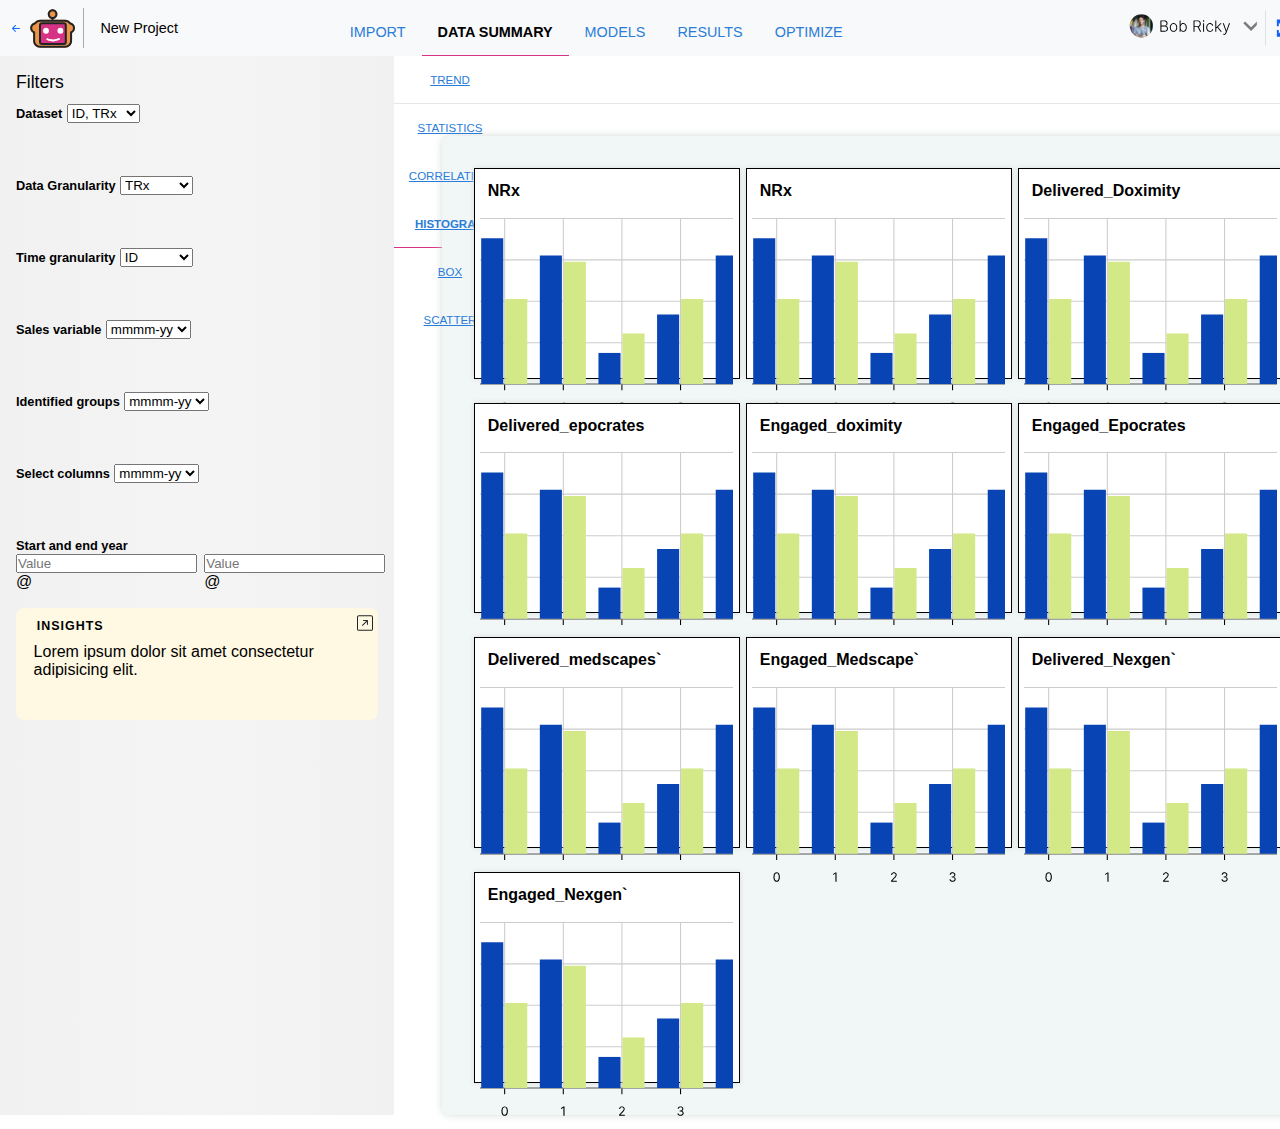
<file: frame23.html>
<!DOCTYPE html>
<html lang="en">
  <head>
    <meta charset="UTF-8" />
    <meta http-equiv="X-UA-Compatible" content="IE=edge" />
    <meta name="viewport" content="width=device-width, initial-scale=1.0" />
    <title>Document</title>
    <link rel="stylesheet" href="frame23.css" />
    <link rel="stylesheet" href="https://fonts.googleapis.com/css2?family=Material+Symbols+Outlined:opsz,wght,FILL,GRAD@48,400,0,0" />
    <link rel="stylesheet" type="text/css" href="https://cdn.datatables.net/1.13.2/css/dataTables.bootstrap5.min.css">
  
    <link href="https://cdn.jsdelivr.net/npm/bootstrap@5.3.0-alpha1/dist/css/bootstrap.min.css" rel="stylesheet" integrity="sha384-GLhlTQ8iRABdZLl6O3oVMWSktQOp6b7In1Zl3/Jr59b6EGGoI1aFkw7cmDA6j6gD" crossorigin="anonymous">
    <script src="https://cdn.jsdelivr.net/npm/bootstrap@5.3.0-alpha1/dist/js/bootstrap.bundle.min.js" integrity="sha384-w76AqPfDkMBDXo30jS1Sgez6pr3x5MlQ1ZAGC+nuZB+EYdgRZgiwxhTBTkF7CXvN" crossorigin="anonymous"></script>
    <script
    src="https://code.jquery.com/jquery-3.6.3.slim.min.js"
    integrity="sha256-ZwqZIVdD3iXNyGHbSYdsmWP//UBokj2FHAxKuSBKDSo="
    crossorigin="anonymous"></script>

  </head>
  <body>
    <div class="cont">
      <div class="mmx-navbar">
        <div class="left-nav">
          <div class="icon-img">
            <div class="dfjcac mr0_4">
              <img
                class="lftarrow"
                src="images/arrow-left-short.svg"
                alt="left arrow"
              />
            </div>
            <div class="dfjcac">
              <img class="tv" src="images/tv.svg" alt="tv" />
            </div>
          </div>
          <div class="dfjcac">
            <div class="np dfjcac">New Project</div>
          </div>
        </div>
        <div class="middle-nav">
          <div class="mn-item">IMPORT</div>
          <div class="active mn-item">DATA SUMMARY</div>
          <div class="mn-item">MODELS</div>
          <div class="mn-item">RESULTS</div>
          <div class="mn-item">OPTIMIZE</div>
        </div>
        <div class="dfjcac">
          <div class="hr1">
            <img class="hr1-img" src="images/Group 16.svg" alt="Group 16" />
          </div>
          <img
            class="expandicon"
            src="images/mdi_arrow-expand-all.svg"
            alt=""
          />
        </div>
      </div>
      <div class="main">
        <div class="left">
          <div>
            <span class="txt-styling">Filters</span>
          </div>
          <div class="form-item">
            <span class="fi-heading">Dataset</span>
            <select class="form-select" aria-label="Default select example">
              <option selected>ID, TRx</option>
              <option value="option1">Option 1</option>
              <option value="option2">Option 2</option>
              <option value="option3">Option 3</option>
            </select>
          </div>
          <div class="form-item">
            <span class="fi-heading">Data Granularity</span>
            <select class="form-select" aria-label="Default select example">
              <option selected>TRx</option>
              <option value="option1">Option 1</option>
              <option value="option2">Option 2</option>
              <option value="option3">Option 3</option>
            </select>
          </div>
          <div class="form-item">
            <span class="fi-heading">Time granularity</span>
            <select class="form-select" aria-label="Default select example">
              <option selected>ID</option>
              <option value="option1">Option 1</option>
              <option value="option2">Option 2</option>
              <option value="option3">Option 3</option>
            </select>
          </div>
          <div class="form-item">
            <span class="fi-heading">Sales variable</span>
            <select class="form-select" aria-label="Default select example">
              <option selected>mmmm-yy</option>
              <option value="option1">Option 1</option>
              <option value="option2">Option 2</option>
              <option value="option3">Option 3</option>
            </select>
          </div>
          <div class="form-item">
            <span class="fi-heading">Identified groups</span>
            <select class="form-select" aria-label="Default select example">
              <option selected>mmmm-yy</option>
              <option value="option1">Option 1</option>
              <option value="option2">Option 2</option>
              <option value="option3">Option 3</option>
            </select>
          </div>
          <div class="form-item">
            <span class="fi-heading">Select columns</span>
            <select class="form-select" aria-label="Default select example">
              <option selected>mmmm-yy</option>
              <option value="option1">Option 1</option>
              <option value="option2">Option 2</option>
              <option value="option3">Option 3</option>
            </select>
          </div>
          <div class="form-item">
            <span class="fi-heading">Start and end year</span>
            <div class="strt-end-year">
            <span class="input-group">
                <input type="text" class="form-control" placeholder="Value" aria-label="Value" aria-describedby="basic-addon1">
                <span class="input-group-text" id="basic-addon1">@</span>  
            </span>
              <span class="input-group">
                  <input type="text" class="form-control" placeholder="Value" aria-label="Value" aria-describedby="basic-addon1">
                
                  <span class="input-group-text" id="basic-addon1">@</span>
                </span>
            </div>
          </div>
          <div id="last-form-item">
            <div class="dfjsb">
            <span id="insights">INSIGHTS</span>
            <img id="arrow" src="images/arrow-up-right-square.svg" alt="" ></div>
            <span id="insights2"> Lorem ipsum dolor sit amet consectetur adipisicing elit.</span>
          </div>
        </div>
        <div class="right">
            <nav class="navbar navbar-expand-sm bg-white">
                <div class="container-fluid">
                  <div class="collapse navbar-collapse" id="navbarNavAltMarkup">
                    <div class="navbar-nav">
                      <a class="nav-link" aria-current="page" href="#">TREND</a>
                      <a class="nav-link" href="#">STATISTICS</a>
                      <a class="nav-link" href="#">CORRELATION</a>
                      <a class="nav-link active" href="#">HISTOGRAM</a>
                      <a class="nav-link" href="#">BOX</a>
                      <a class="nav-link" href="#">SCATTER</a>
                    </div>
                  </div>
                </div>
              </nav>
            
        <div id="tablediv">
            <div class="right-main tac">
                <div class="right-img-background card-container">
                    <div class="card">
                        <span class="card-heading">NRx</span>
                        <img class="image" src="images/Group 23.svg" alt="">
                    </div>
                    <div class="card">
                        <span class="card-heading">NRx</span>
                        <img class="image" src="images/Group 23.svg" alt="">
                    </div>
                    <div class="card">
                        <span class="card-heading">Delivered_Doximity</span>
                        <img class="image" src="images/Group 23.svg" alt="">
                    </div>
                    <div class="card">
                        <span class="card-heading">Delivered_epocrates</span>
                        <img class="image" src="images/Group 23.svg" alt="">
                    </div>
                    <div class="card">
                        <span class="card-heading">Engaged_doximity</span>
                        <img class="image" src="images/Group 23.svg" alt="">
                    </div>
                    <div class="card">
                        <span class="card-heading">Engaged_Epocrates</span>
                        <img class="image" src="images/Group 23.svg" alt="">
                    </div>
                    <div class="card">
                        <span class="card-heading">Delivered_medscapes`</span>
                        <img class="image" src="images/Group 23.svg" alt="">
                    </div>
                    <div class="card">
                        <span class="card-heading">Engaged_Medscape`</span>
                        <img class="image" src="images/Group 23.svg" alt="">
                    </div>
                    <div class="card">
                        <span class="card-heading">Delivered_Nexgen`</span>
                        <img class="image" src="images/Group 23.svg" alt="">
                    </div>
                    <div class="card">
                        <span class="card-heading">Engaged_Nexgen`</span>
                        <img class="image" src="images/Group 23.svg" alt="">
                    </div>
    </div>
       
        </div>
        </div>
      </div>
      </div>
    </div>
    <script>
      const arrowImg = document.querySelector('#arrow');
      arrowImg.addEventListener('click', function() {
        const myDiv = document.querySelector("#last-form-item");
    myDiv.classList.toggle("expanded");
});
    </script>
  </body>
</html>
</file>
<file: index.css>
* {
  margin: 0;
  padding: 0;
  box-sizing: border-box;
}

.main-container {
  display: grid;
  /* background-color: pink; */
}

.dfjcac {
  display: flex;
  justify-content: center;
  align-items: center;
}
.dfjc {
  display: flex;
  justify-content: center;
}
.dfac {
  display: flex;
  align-items: center;
}

.nested-main {
  /* border: 1px solid black; */
  margin-top: 6%;
  width: 70%;
  height: 50%;
  display: grid;
  grid-template-columns: repeat(3, 1fr);
  column-gap: 2rem;
}

.header {
  height: 3.4rem;
  background-color: #f8f9fa;
  display: flex;
  justify-content: space-between;
  align-items: center;
}

.image {
  width: 100%;
  /* margin-top: -2rem; */
  /* height: 100%; */
}
.img3 {
  margin-top: -2rem;
}

.img-div {
  margin-left: 2rem;
}
.card-heading {
  display: block;
  font-size: 2rem;
  font-family: sans-serif;
}

.cards {
  display: grid;
  grid-template-rows: 5rem 1fr 0.1fr;
  border-right: 1px solid #dfe0e1;
  padding-right: 2rem;
}

.card3 {
  border: none;
}

.header-right {
  display: flex;
}
.hr1 {
  padding-right: 1rem;
  border-right: 1px solid #dfe0e1;
}
.expandicon {
  margin-left: 1rem;
}
.expand-icon {
  height: 1.2rem;
  margin-left: 1rem;
  border-left: 1px solid black;
}
.nested-text {
  display: block;
  height: 4rem;
  color: #808080;
  /* background-color: pink; */
}

.start-btn {
  display: inline-block;
  background-color: #0f62fe;
  width: 60%;
  color: white !important;
}
.tac {
  text-align: center;
}

.card-btn {
  border: 1px solid #78a9ff;
  color: #78a9ff;
  /* margin-top: 1rem; */
  display: inline-block;
  padding: 0.6rem 1rem;
  border-radius: 0.2rem;
}
</file>
<file: frame17.css>
* {
  margin: 0;
  padding: 0;
  box-sizing: border-box;
}

.main-container {
  display: grid;
  /* background-color: pink; */
}

.dfjcac {
  display: flex;
  justify-content: center;
  align-items: center;
}
.dfjc {
  display: flex;
  justify-content: center;
}
.dfac {
  display: flex;
  align-items: center;
}

.nested-main {
  /* border: 1px solid black; */
  margin-top: 6%;
  width: 70%;
  height: 50%;
  display: grid;
  grid-template-columns: repeat(3, 1fr);
  column-gap: 2rem;
}

.header {
  height: 3.4rem;
  background-color: #f8f9fa;
  display: flex;
  justify-content: space-between;
  align-items: center;
}

.image {
  width: 100%;
  /* margin-top: -2rem; */
  /* height: 100%; */
}
.img3 {
  margin-top: -2rem;
}

.img-div {
  margin-left: 2rem;
}
.card-heading {
  display: block;
  font-size: 2rem;
  font-family: sans-serif;
}

.cards {
  display: grid;
  grid-template-rows: 5rem 1fr 0.1fr;
  border-right: 1px solid #dfe0e1;
  padding-right: 2rem;
}

.card3 {
  border: none;
}

.header-right {
  display: flex;
}
.hr1 {
  padding-right: 1rem;
  border-right: 1px solid #dfe0e1;
}
.expandicon {
  margin: 0 1rem;
}
.expand-icon {
  height: 1.2rem;
  margin-left: 1rem;
  border-left: 1px solid black;
}
.nested-text {
  display: block;
  height: 4rem;
  color: #808080;
  /* background-color: pink; */
}

.start-btn {
  display: inline-block;
  background-color: #0f62fe;
  width: 60%;
  color: white !important;
}
.tac {
  text-align: center;
}

.card-btn {
  border: 1px solid #78a9ff;
  color: #78a9ff;
  /* margin-top: 1rem; */
  display: inline-block;
  padding: 0.6rem 1rem;
  border-radius: 0.2rem;
}
</file>
<file: frame18.css>
* {
  margin: 0;
  padding: 0;
  box-sizing: border-box;
  font-family: sans-serif;
}

.container {
  min-height: 100vh;
  /* background-color: pink; */
}

.navbar {
  display: grid;
  height: 3.4rem;
  background-color: #f8f9fa;
  /* background-color: green; */
  grid-template-columns: 13rem 4fr 12rem;
}

.heading {
  font-size: 1.5rem;
  font-weight: bold;
  color: #d63384;
  display: block;
  margin: 3rem 0 0 4rem;
  /* font-family: sans-serif; */
}

.dfjcac {
  display: flex;
  justify-content: center;
  align-items: center;
}
.dfjc {
  display: flex;
  justify-content: center;
}
.dfac {
  display: flex;
  align-items: center;
}
.header-right {
  display: flex;
}
.hr1 {
  padding-right: 0.5rem;
  border-right: 1px solid #dfe0e1;
}
.left-nav {
  display: flex;
}

.expandicon {
  margin: 0 0.5rem;
  height: 1.5rem;
}

.icon-img {
  display: flex;
  margin: 0 0.5rem;
}
.hr1-img {
  height: 2rem;
}
.np {
  height: 2.5rem;
  border-left: 1px solid #a8a8a8;
  padding-left: 1rem;
  font-size: 0.9rem;
  /* font-weight: 800; */
}

.mr0_4 {
  margin-right: 0.4rem;
}
.middle-nav {
  display: flex;
  font-size: 0.9rem;
  padding-top: 1.5rem;
  padding-left: 3rem;
  /* font-family: sans-serif; */
}

.mn-item {
  padding: 0 1rem;
  color: #a8a8a8;
}

.img {
  height: 80%;
}
.main {
  display: grid;
}
.image {
  width: 100%;
}

.active {
  border-bottom: 0.3rem solid #d63384;
  font-weight: 600;
  color: black;
}
</file>
<file: frame19.css>
* {
  margin: 0;
  padding: 0;
  box-sizing: border-box;
  font-family: sans-serif;
}

.cont {
  display: grid;
  grid-template-rows: 3.5rem 1fr 3rem;
  min-height: 100vh;
  min-width: 971px;
}

.mmx-navbar {
  display: grid;
  /* height: 3.4rem; */
  background-color: #f8f9fa;
  /* background-color: green; */
  grid-template-columns: 13rem 4fr 12rem;
}

.dfjcac {
  display: flex;
  justify-content: center;
  align-items: center;
}
.dfjc {
  display: flex;
  justify-content: center;
}
.dfac {
  display: flex;
  align-items: center;
}
.header-right {
  display: flex;
}
.hr1 {
  padding-right: 0.5rem;
  border-right: 1px solid #dfe0e1;
}
.left-nav {
  display: flex;
}

.expandicon {
  margin: 0 0.5rem;
  height: 1.5rem;
}

.icon-img {
  display: flex;
  margin: 0 0.5rem;
}
.hr1-img {
  height: 2rem;
}
.np {
  height: 2.5rem;
  border-left: 1px solid #a8a8a8;
  padding-left: 1rem;
  font-size: 0.9rem;
  /* font-weight: 800; */
}

.middle-nav {
  display: flex;
  font-size: 0.9rem;
  padding-top: 1.5rem;
  padding-left: 3rem;
  /* font-family: sans-serif; */
}

.mn-item {
  padding: 0 1rem;
  color: #a8a8a8;
}

.img {
  height: 80%;
}

.active {
  border-bottom: 0.3rem solid #d63384;
  font-weight: 600;
  color: black;
}

.mr0_4 {
  margin-right: 0.4rem;
}

.main {
  display: grid;
  grid-template-columns: 2.4fr 1fr;
}

.right {
  background-image: linear-gradient(to right, #f1f1f1, #f4f4f4, #f1f1f1);
  padding: 1rem;
  display: grid;
  grid-template-rows: 6rem repeat(auto-fit, 4rem);
  row-gap: 0.8rem;
}

.font0_8 {
  font-size: 0.8rem;
  display: block;
  margin-top: 0.4rem;
  color: #525252;
}

.font0_8n {
  font-size: 0.8rem;
  margin-top: 1.5rem;
}

.fi-heading {
  font-size: 0.8rem;
  font-weight: 600;
}

.mmx-dropdown {
  justify-content: space-between;
  border: 1px solid #cfd4d9;
  background-color: white;
  border-radius: 0.2rem;
  padding: 0.3rem !important;
  font-size: 0.9rem;
  margin-top: 0.3rem;
}

.dropdown-menu {
  width: 100%;
}

.mmx-footer {
  display: grid;
  grid-template-columns: 2.4fr 1fr;
}
.rt-footer {
  display: flex;
  justify-content: flex-end;
  align-items: center;
  height: 100%;
  background-color: #f8f9fa;
}
.width7rem {
  width: 7rem;
}
.prcd {
  background-color: #0d6efd;
  color: white;
}

.left {
  display: grid;
  grid-template-rows: 3rem 1fr;
  padding: 1rem 0 0 2rem;
}

.lheading {
  font-size: 1.7rem;
  font-weight: 500;
  color: #d63384;
  padding-right: 1rem;
  border-right: 1px solid #e6e6e6;
}

.uploadfile {
  padding-left: 1rem;
}

.material-symbols-outlined {
  color: #0f62fe;
}


.tablediv {
  display: block;
  position: relative;
  width: 95%;
  height: 80%;

  max-height: 300px;
}

#collap {
  overflow-y: scroll;
  overflow-x: scroll;
  margin-top: 1rem;
  height: 70%;
  padding-right: 1rem;
}

.tabl {
  width: 100%;
  max-width: 100%;
  margin-bottom: 1rem;
  background-color: transparent;
  border-collapse: collapse;
}

.tabl td,
.tabl th {
  padding: 0.75rem;
  vertical-align: top;
  /* border-top: 1px solid #dee2e6; */
}

.tabl th {
  background-color: #f2f2f2;
  color: #d9d9d9;
}

.tabl thead th {
  vertical-align: bottom;
  border-bottom: 2px solid #dee2e6;
  border-right: 2px solid #dee2e6;
}

.tabl tbody + tbody {
  border-top: 2px solid #dee2e6;
}
.tabl tbody td {
  border-bottom: 2px solid #dee2e6;
  border-right: 2px solid #dee2e6;
}

#collap::-webkit-scrollbar {
  width: 1.4rem;
  height: 1.4rem;
}
#collap::-webkit-scrollbar-track:horizontal {
  background-color: white;
}

#collap::-webkit-scrollbar-track:vertical {
  margin-top: 3rem;
}

#collap::-webkit-scrollbar-thumb {
  background-color: #d9d9d9;
  border-radius: 1rem;
  border: 0.5rem solid transparent;
  background-clip: content-box;
}

.borderless {
  border-right: none !important;
}
.btn-primary {
  display: flex !important;
  margin: 0 1.5rem 0 0;
  align-items: center;
  color: white;
}
.lstrow {
  border-bottom: none !important;
}
.material-symbols-outlined {
  color: white !important;
  font-size: 1.3rem !important;
  margin-left: 7px;
}
.form-control,
.form-select {
  padding: 0.3rem !important;
}

.fi-heading {
  display: block;
  margin-bottom: 0.2rem;
}

#example {
  text-align: center;
}

.dataTables_wrapper {
  width: 100% !important;
}

.btn-light {
  border: 1px solid #6c757d !important;
  margin-right: 0.5rem;
}
</file>
<file: frame20.css>
* {
    margin: 0;
    padding: 0;
    box-sizing: border-box;
    font-family: sans-serif;
  }
  
  .cont {
    display: grid;
    grid-template-rows: 3.5rem 1fr;
    min-height: 100vh;
    min-width: 971px;
  }
  
  .mmx-navbar {
    display: grid;
    /* height: 3.4rem; */
    background-color: #f8f9fa;
    /* background-color: green; */
    grid-template-columns: 1.7fr 4fr 1fr;
  }
  
  .dfjcac {
    display: flex;
    justify-content: center;
    align-items: center;
  }
  .dfjc {
    display: flex;
    justify-content: center;
  }
  .dfac {
    display: flex;
    align-items: center;
  }
  .header-right {
    display: flex;
  }
  .hr1 {
    padding-right: 0.5rem;
    border-right: 1px solid #dfe0e1;
  }
  .left-nav {
    display: flex;
  }
  
  .expandicon {
    margin: 0 0.5rem;
    height: 1.5rem;
  }
  
  .icon-img {
    display: flex;
    margin: 0 0.5rem;
  }
  .hr1-img {
    height: 2rem;
  }
  .np {
    height: 2.5rem;
    border-left: 1px solid #a8a8a8;
    padding-left: 1rem;
    font-size: 0.9rem;
    /* font-weight: 800; */
  }
  
  .middle-nav {
    display: flex;
    font-size: 0.9rem;
    padding-top: 1.5rem;
    /* padding-left: 3rem; */
    /* font-family: sans-serif; */
  }
  .nav-link{
    font-size: 0.72rem !important;
    /* font-weight: bold !important; */
    color: #2A7CD9 !important;
  }
  .mn-item {
    padding: 0 1rem;
    color: #2A7CD9;
    cursor: pointer;
  }
  .navbar, .container-fluid{
    margin: 0 !important;
    padding: 0 !important;
    height: 3rem !important;
    text-align: center !important;
  }

  .collapse, .navbar-nav{
height: 3rem !important;
align-items: center !important;

border-bottom: 2px solid #F8F9FA !;
  }
.navbar-nav a{
    display: flex;
    height: 100%;
    width: 7rem;
justify-content: center;
align-items: center;
    padding: 0 1.2rem;
}

  .img {
    height: 80%;
  }

  .image{
    height: 100%;
    width: 100%;
    object-fit: cover;
  }
  
  .active {
    border-bottom: 0.1rem solid #d63384;
    font-weight: 600;
    color: black;
  }
  
  .mr0_4 {
    margin-right: 0.4rem;
  }
  
  .main {
    display: grid;
    grid-template-columns:1.3fr 4fr;
  }
  
  .left {
    background-image: linear-gradient(to right, #f1f1f1, #f4f4f4, #f1f1f1);
    padding: 1rem;
    display: grid;
    grid-template-rows: 1.5rem repeat(auto-fit, 4rem);
    row-gap: 0.5rem;
    /* width: 18rem; */
  }

  .fi-heading {
    font-size: 0.8rem;
    font-weight: 600;
  }
  
  .txt-styling{
    font-size: 1.1rem;
  }
  
  .right-main{
    /* height: 100%; */
    padding: 2rem 2rem 0 3rem;
  }
  .right-img-background{
    height: 48%;
    border-radius: 0.5rem;
    padding: 2rem;
    background-color: #F1F6F6;
  }
  #navbarNavAltMarkup{
    border-bottom: 1px solid #e6e6e6;
      }
  .input-group{
    width: 48% !important;
  }



  .strt-end-year{
    display: flex;
    justify-content: space-between;
  }

  #last-form-item{
    background-color: #FFF8E2;
    height: 7rem;
    border-radius: 0.5rem;
    padding: 0.3rem;
    position: relative;
    transition: height .5s,width .5s;
  }
  #last-form-item.expanded {
    width: 26rem;
    height: 24rem;
    position: absolute;
    bottom: -5rem;
    padding: 1rem;
  }
#insight-box{
  height: 7rem;
  margin: 2rem 0.5rem 0.5rem 0.5rem;
  /* box-shadow: 0 0 8px #d6dada; */
}

#insights{    
  font-size: 0.78rem;
  font-family: sans-serif;
  font-weight: 600;
  margin-left: 1rem;
  margin-top: 0.4rem;
  letter-spacing: 1px;
}
#insights2{
  display: inline-block;
  margin: 0.6rem 0 0 0.8rem;
}
.dfjsb{
  display: flex;
  justify-content: space-between;
}
</file>
<file: frame21.css>
* {
  margin: 0;
  padding: 0;
  box-sizing: border-box;
  font-family: sans-serif;
}

.cont {
  display: grid;
  grid-template-rows: 3.5rem 1fr;
  min-height: 100vh;
  min-width: 971px;
}

.mmx-navbar {
  display: grid;
  /* height: 3.4rem; */
  background-color: #f8f9fa;
  /* background-color: green; */
  grid-template-columns: 1.7fr 4fr 1fr;
}

.dfjcac {
  display: flex;
  justify-content: center;
  align-items: center;
}
.dfjc {
  display: flex;
  justify-content: center;
}
.dfac {
  display: flex;
  align-items: center;
}
.header-right {
  display: flex;
}
.hr1 {
  padding-right: 0.5rem;
  border-right: 1px solid #dfe0e1;
}
.left-nav {
  display: flex;
}

.expandicon {
  margin: 0 0.5rem;
  height: 1.5rem;
}

.icon-img {
  display: flex;
  margin: 0 0.5rem;
}
.hr1-img {
  height: 2rem;
}
.np {
  height: 2.5rem;
  border-left: 1px solid #a8a8a8;
  padding-left: 1rem;
  font-size: 0.9rem;
  /* font-weight: 800; */
}

.middle-nav {
  display: flex;
  font-size: 0.9rem;
  padding-top: 1.5rem;
  /* padding-left: 3rem; */
  /* font-family: sans-serif; */
}
.nav-link{
  font-size: 0.72rem !important;
  /* font-weight: bold !important; */
  color: #2A7CD9 !important;
}
.mn-item {
  padding: 0 1rem;
  color: #2A7CD9;
  cursor: pointer;
}
.navbar, .container-fluid{
  margin: 0 !important;
  padding: 0 !important;
  height: 3rem !important;
  text-align: center !important;
}

.collapse, .navbar-nav{
height: 3rem !important;
align-items: center !important;

border-bottom: 2px solid #F8F9FA !;
}
.navbar-nav a{
  display: flex;
  height: 100%;
  width: 7rem;
justify-content: center;
align-items: center;
  padding: 0 1.2rem;
}

.img {
  height: 80%;
}

.image{
  height: 100%;
  width: 100%;
  object-fit: cover;
}

.active {
  border-bottom: 0.1rem solid #d63384;
  font-weight: 600;
  color: black;
}

.mr0_4 {
  margin-right: 0.4rem;
}

.main {
  display: grid;
  grid-template-columns:1.3fr 4fr;
}

.left {
  background-image: linear-gradient(to right, #f1f1f1, #f4f4f4, #f1f1f1);
  padding: 1rem;
  display: grid;
  grid-template-rows: 1.5rem repeat(auto-fit, 4rem);
  row-gap: 0.5rem;
  /* width: 18rem; */
}

.fi-heading {
  font-size: 0.8rem;
  font-weight: 600;
}

.txt-styling{
  font-size: 1.1rem;
}

.input-group{
  width: 48% !important;
}

#collap {
  overflow-y: scroll;
  overflow-x: scroll;
  margin-top: 1rem;
  height: 70%;
  /* border: 1px solid black; */
  padding-right: 1rem;
  overflow: overlay;
  scroll-padding-top: 50px;
}

.tablediv {
  display: block;
  position: relative;
  /* width: 95%; */
  height: 80%;

  max-height: 300px;
}



#example_wrapper::-webkit-scrollbar {
  width: 1.4rem;
  height: 1.4rem;
}
#example_wrapper::-webkit-scrollbar-track:horizontal {
  background-color: white;
}

#example_wrapper::-webkit-scrollbar-track:vertical {
  margin-top: 3rem;
}

#example_wrapper::-webkit-scrollbar-thumb {
  background-color: #d9d9d9;
  border-radius: 1rem;
  border: 0.5rem solid transparent;
  background-clip: content-box;
}
#navbarNavAltMarkup{
  border-bottom: 1px solid #e6e6e6;
    }
.tac{
  text-align: center;
}


.strt-end-year{
  display: flex;
  justify-content: space-between;
}

.last-form-item{
  background-color: blue;
  margin: 1rem;
  height: 8rem;
}

#tablediv{
  width: 70vw;
    /* overflow: scroll; */
    padding: 2rem 0 0 3rem;
}

#example_wrapper{
  overflow: scroll;
}


#last-form-item{
  background-color: #FFF8E2;
  height: 7rem;
  border-radius: 0.5rem;
  padding: 0.3rem;
  position: relative;
  transition: height .5s,width .5s;
}
#last-form-item.expanded {
  width: 26rem;
  height: 24rem;
  position: absolute;
  bottom: -5rem;
  padding: 1rem;
}
#insight-box{
height: 7rem;
margin: 3rem 0.5rem 0.5rem 0.5rem;
/* box-shadow: 0 0 8px #d6dada; */
}

#insights{    
font-size: 0.78rem;
font-family: sans-serif;
font-weight: 600;
margin-left: 1rem;
margin-top: 0.4rem;
letter-spacing: 1px;
}
#insights2{
display: inline-block;
margin: 0.6rem 0 0 0.8rem;
}
.dfjsb{
display: flex;
justify-content: space-between;
}
</file>
<file: frame22.css>
* {
    margin: 0;
    padding: 0;
    box-sizing: border-box;
    font-family: sans-serif;
  }
  
  .cont {
    display: grid;
    grid-template-rows: 3.5rem 1fr;
    min-height: 100vh;
    min-width: 971px;
  }
  
  .mmx-navbar {
    display: grid;
    /* height: 3.4rem; */
    background-color: #f8f9fa;
    /* background-color: green; */
    grid-template-columns: 1.7fr 4fr 1fr;
  }
  
  .dfjcac {
    display: flex;
    justify-content: center;
    align-items: center;
  }
  .dfjc {
    display: flex;
    justify-content: center;
  }
  .dfac {
    display: flex;
    align-items: center;
  }
  .header-right {
    display: flex;
  }
  .hr1 {
    padding-right: 0.5rem;
    border-right: 1px solid #dfe0e1;
  }
  .left-nav {
    display: flex;
  }
  
  .expandicon {
    margin: 0 0.5rem;
    height: 1.5rem;
  }
  
  .icon-img {
    display: flex;
    margin: 0 0.5rem;
  }
  .hr1-img {
    height: 2rem;
  }
  .np {
    height: 2.5rem;
    border-left: 1px solid #a8a8a8;
    padding-left: 1rem;
    font-size: 0.9rem;
    /* font-weight: 800; */
  }
  
  .middle-nav {
    display: flex;
    font-size: 0.9rem;
    padding-top: 1.5rem;
    /* padding-left: 3rem; */
    /* font-family: sans-serif; */
  }
  .nav-link{
    font-size: 0.72rem !important;
    /* font-weight: bold !important; */
    color: #2A7CD9 !important;
  }
  .mn-item {
    padding: 0 1rem;
    color: #2A7CD9;
    cursor: pointer;
  }
  .navbar, .container-fluid{
    margin: 0 !important;
    padding: 0 !important;
    height: 3rem !important;
    text-align: center !important;
  }
  
  .collapse, .navbar-nav{
  height: 3rem !important;
  align-items: center !important;
  
  border-bottom: 2px solid #F8F9FA !;
  }
  .navbar-nav a{
    display: flex;
    height: 100%;
    width: 7rem;
  justify-content: center;
  align-items: center;
    padding: 0 1.2rem;
  }
  
  .img {
    height: 80%;
  }
  
  .image{
    height: 100%;
    width: 100%;
    object-fit: cover;
  }
  
  .active {
    border-bottom: 0.1rem solid #d63384;
    font-weight: 600;
    color: black;
  }
  
  .mr0_4 {
    margin-right: 0.4rem;
  }
  
  .main {
    display: grid;
    grid-template-columns:1.3fr 4fr;
  }
  
  .left {
    background-image: linear-gradient(to right, #f1f1f1, #f4f4f4, #f1f1f1);
    padding: 1rem;
    display: grid;
    grid-template-rows: 1.5rem repeat(auto-fit, 4rem);
    row-gap: 0.5rem;
    /* width: 18rem; */
  }
  
  .fi-heading {
    font-size: 0.8rem;
    font-weight: 600;
  }
  
  .txt-styling{
    font-size: 1.1rem;
  }
  
  .input-group{
    width: 48% !important;
  }
  #navbarNavAltMarkup{
border-bottom: 1px solid #e6e6e6;
  }
  #collap {
    overflow-y: scroll;
    overflow-x: scroll;
    margin-top: 1rem;
    height: 70%;
    /* border: 1px solid black; */
    padding-right: 1rem;
    overflow: overlay;
    scroll-padding-top: 50px;
  }
  
  .tablediv {
    display: block;
    position: relative;
    /* width: 95%; */
    height: 80%;
  
    max-height: 300px;
  }
  
  
  
  #example_wrapper::-webkit-scrollbar {
    width: 1.4rem;
    height: 1.4rem;
    color: black;
    background-color: #f1f6f6;
  }
  
  #example_wrapper::-webkit-scrollbar-track:vertical {
    margin-top: 3rem;
  }
  
  #example_wrapper::-webkit-scrollbar-thumb {
    background-color: #d9d9d9;
    border-radius: 1rem;
    border: 0.5rem solid transparent;
    background-clip: content-box;
  }
  
  
  
  
  .strt-end-year{
    display: flex;
    justify-content: space-between;
  }
  
  .last-form-item{
    background-color: blue;
    margin: 1rem;
    height: 8rem;
  }
  
  #tablediv{
    width: 72vw;
      /* overflow: scroll; */
      padding: .7rem 0 0 3rem;
  }
  
  #example_wrapper{
    overflow: overlay;
    margin-top: 0.5rem;
  }

  #corr-method{
    font-weight: 1000;
    font-size: 0.8rem;
  }
.tac{
    text-align: center;
}
  .radio-button-text{
   display: inline-block;
   margin-left: 0.6rem;
   margin: 0.5rem 0 0.5rem 0.6rem;
  }

  .right-main{
    height: 100%;
    
    box-shadow: 0 0 8px #d6dada;
    /* padding: 2rem 2rem 0 3rem; */
    
    background-color: #f1f6f6;
  }
  .right-img-background{
    height: 48%;
    border-radius: 0.5rem;
    padding: 2rem;
    background-color: #f1f6f6;
  }

  #radio{
    margin-bottom: 2rem;
  }
  #last-form-item{
    background-color: #FFF8E2;
    height: 7rem;
    border-radius: 0.5rem;
    padding: 0.3rem;
    position: relative;
    transition: height .5s,width .5s;
  }
  #last-form-item.expanded {
    width: 26rem;
    height: 24rem;
    position: absolute;
    bottom: -5rem;
    padding: 1rem;
  }
#insight-box{
  height: 7rem;
  margin: 3rem 0.5rem 0.5rem 0.5rem;
  /* box-shadow: 0 0 8px #d6dada; */
}

#insights{    
  font-size: 0.78rem;
  font-family: sans-serif;
  font-weight: 600;
  margin-left: 1rem;
  margin-top: 0.4rem;
  letter-spacing: 1px;
}
#insights2{
  display: inline-block;
  margin: 0.6rem 0 0 0.8rem;
}
.dfjsb{
  display: flex;
  justify-content: space-between;
}
</file>
<file: frame23.css>
* {
    margin: 0;
    padding: 0;
    box-sizing: border-box;
    font-family: sans-serif;
  }
  
  .cont {
    display: grid;
    grid-template-rows: 3.5rem 1fr;
    min-height: 100vh;
    min-width: 971px;
  }
  
  .mmx-navbar {
    display: grid;
    /* height: 3.4rem; */
    background-color: #f8f9fa;
    /* background-color: green; */
    grid-template-columns: 1.7fr 4fr 1fr;
  }
  
  .dfjcac {
    display: flex;
    justify-content: center;
    align-items: center;
  }
  .dfjc {
    display: flex;
    justify-content: center;
  }
  .dfac {
    display: flex;
    align-items: center;
  }
  .header-right {
    display: flex;
  }
  .hr1 {
    padding-right: 0.5rem;
    border-right: 1px solid #dfe0e1;
  }
  .left-nav {
    display: flex;
  }
  
  .expandicon {
    margin: 0 0.5rem;
    height: 1.5rem;
  }
  
  .icon-img {
    display: flex;
    margin: 0 0.5rem;
  }
  .hr1-img {
    height: 2rem;
  }
  .np {
    height: 2.5rem;
    border-left: 1px solid #a8a8a8;
    padding-left: 1rem;
    font-size: 0.9rem;
    /* font-weight: 800; */
  }
  
  .middle-nav {
    display: flex;
    font-size: 0.9rem;
    padding-top: 1.5rem;
    /* padding-left: 3rem; */
    /* font-family: sans-serif; */
  }
  .nav-link{
    font-size: 0.72rem !important;
    /* font-weight: bold !important; */
    color: #2A7CD9 !important;
  }
  .mn-item {
    padding: 0 1rem;
    color: #2A7CD9;
    cursor: pointer;
  }
  .navbar, .container-fluid{
    margin: 0 !important;
    padding: 0 !important;
    height: 3rem !important;
    text-align: center !important;
  }
  
  .collapse, .navbar-nav{
  height: 3rem !important;
  align-items: center !important;
  
  border-bottom: 2px solid #F8F9FA !;
  }
  .navbar-nav a{
    display: flex;
    height: 100%;
    width: 7rem;
  justify-content: center;
  align-items: center;
    padding: 0 1.2rem;
  }
  
  .img {
    height: 80%;
  }
  
  .image{
    height: 100%;
    width: 96%;
    object-fit: cover;
  }
  
  .active {
    border-bottom: 0.1rem solid #d63384;
    font-weight: 600;
    color: black;
  }
  
  .mr0_4 {
    margin-right: 0.4rem;
  }
  
  .main {
    display: grid;
    grid-template-columns:1.3fr 4fr;
  }
  
  .left {
    background-image: linear-gradient(to right, #f1f1f1, #f4f4f4, #f1f1f1);
    padding: 1rem;
    display: grid;
    grid-template-rows: 1.5rem repeat(auto-fit, 4rem);
    row-gap: 0.5rem;
    /* width: 18rem; */
  }
  
  .fi-heading {
    font-size: 0.8rem;
    font-weight: 600;
  }
  
  .txt-styling{
    font-size: 1.1rem;
  }
  
  .input-group{
    width: 48% !important;
  }
  
  #collap {
    overflow-y: scroll;
    overflow-x: scroll;
    margin-top: 1rem;
    height: 70%;
    /* border: 1px solid black; */
    padding-right: 1rem;
    overflow: overlay;
    scroll-padding-top: 50px;
  }
  
  .tablediv {
    display: block;
    position: relative;
    /* width: 95%; */
    height: 80%;
  
    max-height: 300px;
  }
  
  
  
  #example_wrapper::-webkit-scrollbar {
    width: 1.4rem;
    height: 1.4rem;
    color: black;
    background-color: #f1f6f6;
  }
  
  #example_wrapper::-webkit-scrollbar-track:vertical {
    margin-top: 3rem;
  }
  
  #example_wrapper::-webkit-scrollbar-thumb {
    background-color: #d9d9d9;
    border-radius: 1rem;
    border: 0.5rem solid transparent;
    background-clip: content-box;
  }
  
  
  
  
  .strt-end-year{
    display: flex;
    justify-content: space-between;
  }
  
  .last-form-item{
    background-color: blue;
    margin: 1rem;
    height: 8rem;
  }
  
  #tablediv{
    width: 72vw;
      /* overflow: scroll; */
      padding: 2rem 0 0 3rem;
  }
  
  #example_wrapper{
    overflow: overlay;
    margin-top: 0.5rem;
  }

  #corr-method{
    font-weight: 1000;
    font-size: 0.8rem;
  }
.tac{
    text-align: center;
}
  .radio-button-text{
   display: inline-block;
   margin-left: 0.6rem;
   margin: 0.5rem 0 0.5rem 0.6rem;
  }

  .right-main{
    height: 100%;
    border-radius: 0.5rem;
    
    box-shadow: 0 0 8px #d6dada;
    /* padding: 2rem 2rem 0 3rem; */
    
    background-color: #f1f6f6;
  }
  .right-img-background{
    height: 48%;
    border-radius: 0.5rem;
    padding: 2rem;
    background-color: #f1f6f6;
  }
  #navbarNavAltMarkup{
    border-bottom: 1px solid #e6e6e6;
      }
  .card{
    border: 1px solid black;
    background-color: white;
    box-shadow: 0 0 5px #d6dada;
    /* margin: 0 1rem 1rem 1rem; */
    /* box-shadow: 5px 5px 5px 10px red; */
  }
.card-heading{
    display: flex;
    font-weight: bold;
    margin:0.8rem;
    
}
  .card-container{
    display: grid;
grid-template-columns: 1fr 1fr 1fr;
column-gap: 0.4rem;
row-gap: 1.5rem;
}

#last-form-item{
  background-color: #FFF8E2;
  height: 7rem;
  border-radius: 0.5rem;
  padding: 0.3rem;
  position: relative;
  transition: height .5s,width .5s;
}
#last-form-item.expanded {
  width: 26rem;
  height: 24rem;
  position: absolute;
  bottom: -5rem;
  padding: 1rem;
  z-index: 1;
}
#insight-box{
height: 7rem;
margin: 3rem 0.5rem 0.5rem 0.5rem;
/* box-shadow: 0 0 8px #d6dada; */
}

#insights{    
font-size: 0.78rem;
font-family: sans-serif;
font-weight: 600;
margin-left: 1rem;
margin-top: 0.4rem;
letter-spacing: 1px;
}
#insights2{
display: inline-block;
margin: 0.6rem 0 0 0.8rem;
}
.dfjsb{
display: flex;
justify-content: space-between;
}
</file>
